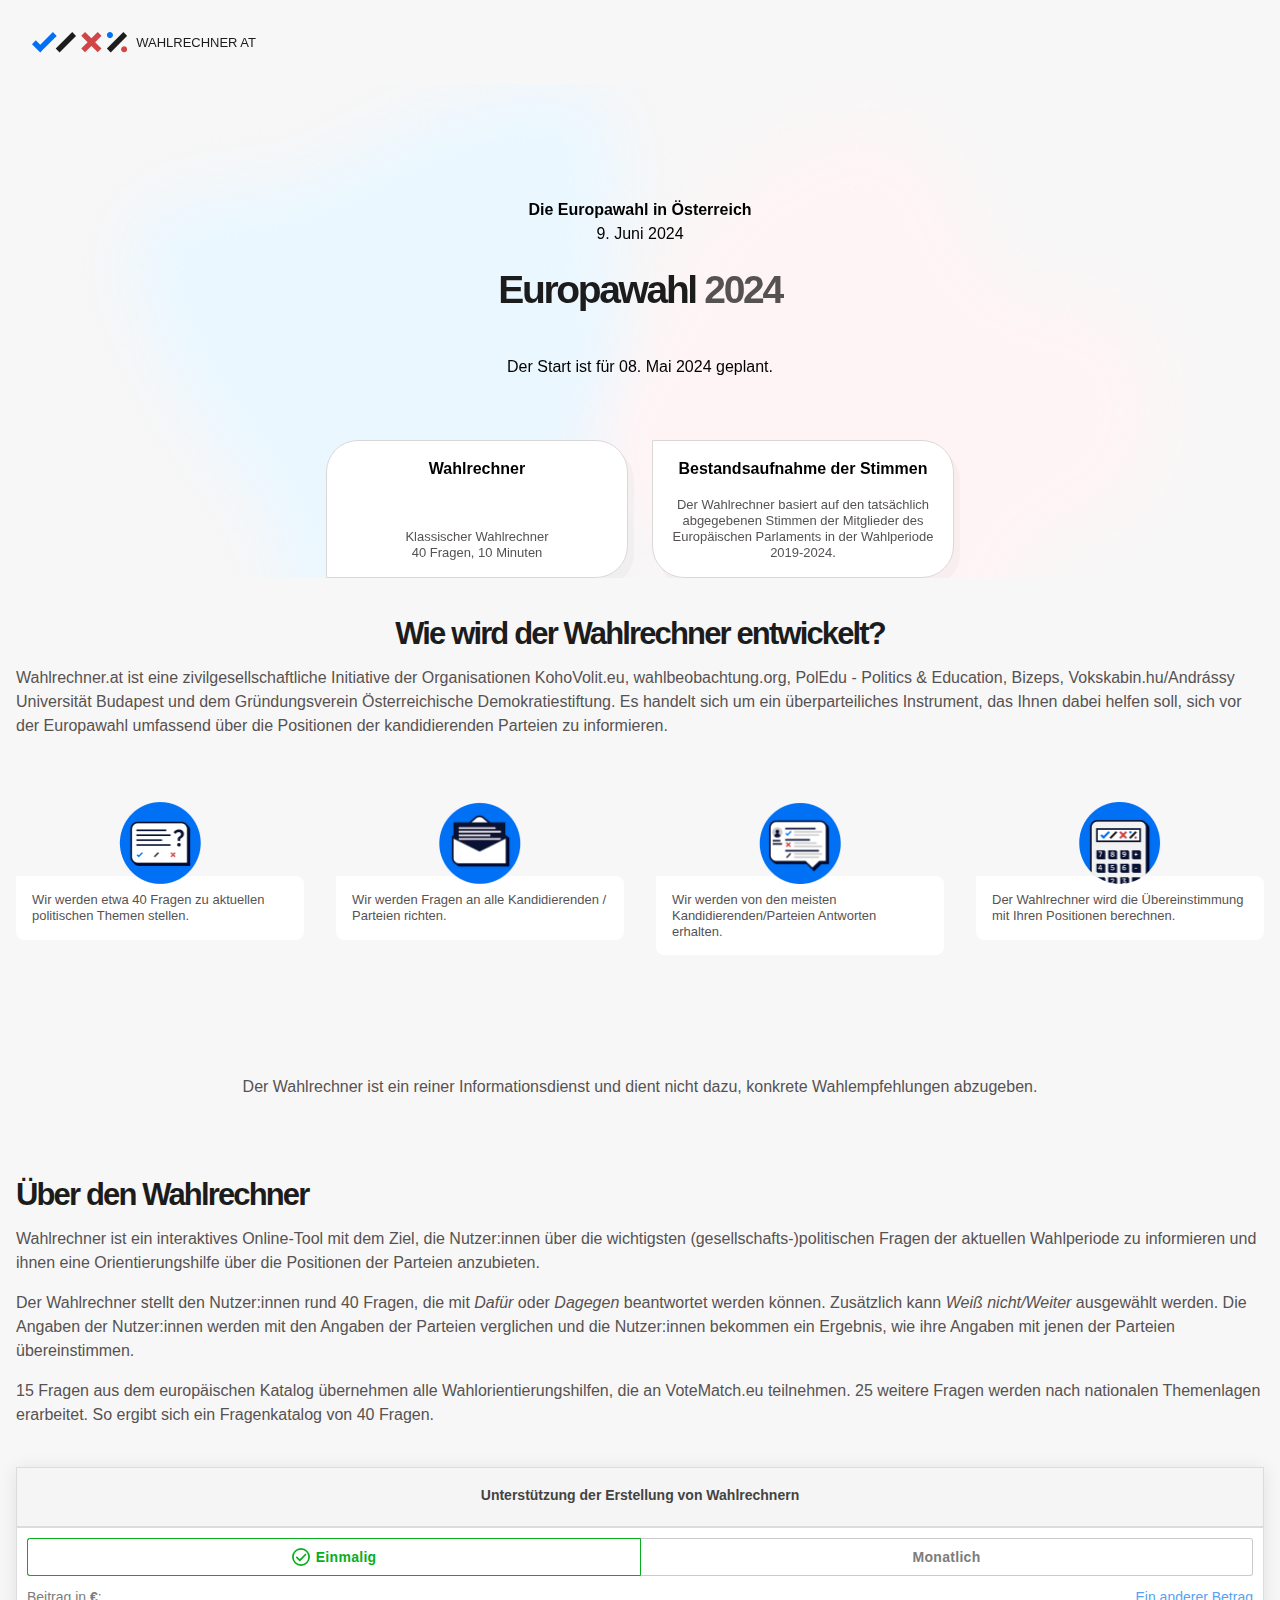
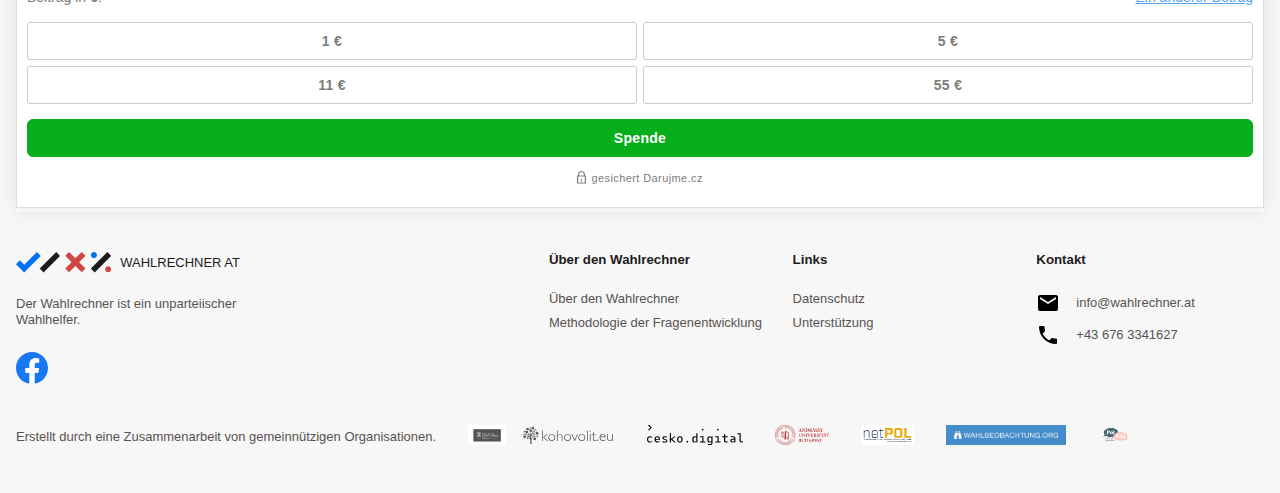
<file: docs/index.html>
<!DOCTYPE html>
<html lang="de" data-scrapbook-source="https://www.wahlrechner.at/" data-scrapbook-create="20240108143919975"
  data-scrapbook-title="Wahlrechner">

<head>
  <meta charset="UTF-8">
  <meta content="text/html; charset=UTF-8" name="Content-Type">
  <meta http-equiv="X-UA-Compatible" content="IE=edge">
  <meta name="viewport" content="width=device-width, initial-scale=1.0">
  <meta property="og:type" content="website">
  <meta property="og:url" content="https://www.wahlrechner.at">
  <meta property="og:title" content="Wahlrechner AT">
  <meta property="og:description"
    content="Wahlrechner für die Europawahl 2024: Welche Partei und welcher Kandidat vertritt Ihre Ansichten?">
  <meta property="og:image" content="https://www.volebnakalkulacka.sk/images/og-image-sk-2023.jpg">
  <meta property="og:image:secure_url" content="https://www.volebnakalkulacka.sk/images/og-image-sk-2023.jpg">
  <meta property="og:image:type " content="image/png">
  <meta property="og:image:width" content="1200">
  <meta property="og:image:height" content="630">
  <meta property="fb:app_id" content="1315479699242225">
  <meta name="twitter:card" content="summary_large_image">
  <meta name="twitter:title" content="Wahlrechner">
  <meta name="twitter:description"
    content="Wahlrechner für die Europawahl 2024: Welche Partei und welcher Kandidat vertritt Ihre Ansichten?">
  <meta name="twitter:image" content="https://www.volebnakalkulacka.sk/images/og-image-sk-2023.jpg">
  <title>Wahlrechner AT</title>


  <link href="css2.css" rel="stylesheet">
  <link rel="apple-touch-icon" sizes="180x180" href="https://www.volebnakalkulacka.sk/icons/apple-touch-icon.png">
  <link rel="icon" type="image/png" sizes="32x32" href="favicon-32x32.png.html">
  <link rel="icon" type="image/png" sizes="16x16" href="favicon-16x16.png.html">
  <link rel="icon" href="favicon.ico" sizes="any">
  <!-- 32×32 -->
  <link rel="apple-touch-icon" href="https://www.volebnakalkulacka.sk/icons/apple-touch-icon.png">
  <!-- 180×180 -->
  <link rel="manifest" href="https://www.volebnakalkulacka.sk/icons/manifest.webmanifest">



  <link rel="stylesheet" href="index-d3c9287b.css">
  <link rel="stylesheet" href="ThemeProvider-a78dd7a2.css">
  <link href="1c12286799d76e463ed2d20b52e33b6f1875a0a2.css" rel="stylesheet" type="text/css">
  <link rel="stylesheet" href="DefaultTheme-5f031d96.css">
</head>

<body
  bis_register="[base64]"
  style="background-color: rgb(248, 247, 247);">
  <div id="app" data-v-app="" bis_skin_checked="1">
    <div data-v-783d5633="" data-v-e1c0e68b="" data-v-62cc48d9=""
      class="theme-provider theme-provider--default-theme embed-provider embed-provider--web-provider"
      bis_skin_checked="1">
      <div data-v-cc1be969="" data-v-7a1f78b6="" data-v-8db2c677="" class="root-layout" bis_skin_checked="1">
        <div data-v-7a1f78b6="" class="sticky-header-layout" bis_skin_checked="1">
          <header data-v-7a1f78b6="" class="header">
            <div data-v-1a77ef41="" data-v-4cd9b7ef="" data-v-8db2c677=""
              class="container container--padding-large-responsive navigation-bar" style="--5ce0e632: transparent;"
              bis_skin_checked="1">
              <div data-v-4cd9b7ef="" class="logo" bis_skin_checked="1">
                <div data-v-e8ad9929="" data-v-4cd9b7ef="" class="embed-wrapper" bis_skin_checked="1">
                  <div data-v-0ee5c061="" data-v-4cd9b7ef=""
                    class="responsive-wrapper responsive-wrapper--extra-small responsive-wrapper--small"
                    bis_skin_checked="1">
                    <div data-v-1319a7c9="" data-v-4cd9b7ef="" class="logo-wrapper" bis_skin_checked="1">
                      <div data-v-1319a7c9="" class="logo logo--small" bis_skin_checked="1"><svg data-v-1319a7c9=""
                          viewBox="0 0 300 65" role="img" xmlns="http://www.w3.org/2000/svg">
                          <path data-v-1319a7c9=""
                            d="M65.9601 0.28401L77.9054 12.248L37.9138 52.3008L25.9684 64.2647L0 38.2562L11.9454 26.2923L25.9684 40.337L65.9601 0.28401Z"
                            fill="rgb(var(--color-primary-fg))"></path>
                          <path data-v-1319a7c9=""
                            d="M126.768 0.283997L74.8308 52.3007L86.7762 64.2647L138.713 12.248L126.768 0.283997Z"
                            fill="rgb(var(--color-neutral-fg-strong))"></path>
                          <path data-v-1319a7c9=""
                            d="M207.144 0.000134698L219.089 11.9641L199.093 31.9906L219.089 52.0171L207.143 63.981L187.148 43.9544L167.152 63.9809L155.207 52.0169L175.202 31.9905L155.207 11.9639L167.152 1.38557e-05L187.148 20.0267L207.144 0.000134698Z"
                            fill="rgb(var(--color-secondary-fg))"></path>
                          <path data-v-1319a7c9=""
                            d="M255.196 9.84723C255.196 15.1288 250.921 19.4104 245.647 19.4104C240.374 19.4104 236.099 15.1288 236.099 9.84723C236.099 4.56561 240.374 0.28401 245.647 0.28401C250.921 0.28401 255.196 4.56561 255.196 9.84723Z"
                            fill="rgb(var(--color-primary-fg))"></path>
                          <path data-v-1319a7c9=""
                            d="M288.036 0.28401L236.099 52.3007L248.044 64.2647L299.981 12.248L288.036 0.28401Z"
                            fill="rgb(var(--color-neutral-fg-strong))"></path>
                          <path data-v-1319a7c9=""
                            d="M300 54.4368C300 59.7184 295.725 64 290.452 64C285.178 64 280.903 59.7184 280.903 54.4368C280.903 49.1552 285.178 44.8736 290.452 44.8736C295.725 44.8736 300 49.1552 300 54.4368Z"
                            fill="rgb(var(--color-secondary-fg))"></path>
                        </svg></div><!---->
                    </div>
                  </div>
                  <div data-v-0ee5c061="" data-v-4cd9b7ef=""
                    class="responsive-wrapper responsive-wrapper--medium responsive-wrapper--large responsive-wrapper--extra-large responsive-wrapper--huge"
                    bis_skin_checked="1">
                    <div data-v-1319a7c9="" data-v-4cd9b7ef="" class="logo-wrapper" bis_skin_checked="1">
                      <div data-v-1319a7c9="" class="logo logo--small" bis_skin_checked="1"><svg data-v-1319a7c9=""
                          viewBox="0 0 300 65" role="img" xmlns="http://www.w3.org/2000/svg">
                          <path data-v-1319a7c9=""
                            d="M65.9601 0.28401L77.9054 12.248L37.9138 52.3008L25.9684 64.2647L0 38.2562L11.9454 26.2923L25.9684 40.337L65.9601 0.28401Z"
                            fill="rgb(var(--color-primary-fg))"></path>
                          <path data-v-1319a7c9=""
                            d="M126.768 0.283997L74.8308 52.3007L86.7762 64.2647L138.713 12.248L126.768 0.283997Z"
                            fill="rgb(var(--color-neutral-fg-strong))"></path>
                          <path data-v-1319a7c9=""
                            d="M207.144 0.000134698L219.089 11.9641L199.093 31.9906L219.089 52.0171L207.143 63.981L187.148 43.9544L167.152 63.9809L155.207 52.0169L175.202 31.9905L155.207 11.9639L167.152 1.38557e-05L187.148 20.0267L207.144 0.000134698Z"
                            fill="rgb(var(--color-secondary-fg))"></path>
                          <path data-v-1319a7c9=""
                            d="M255.196 9.84723C255.196 15.1288 250.921 19.4104 245.647 19.4104C240.374 19.4104 236.099 15.1288 236.099 9.84723C236.099 4.56561 240.374 0.28401 245.647 0.28401C250.921 0.28401 255.196 4.56561 255.196 9.84723Z"
                            fill="rgb(var(--color-primary-fg))"></path>
                          <path data-v-1319a7c9=""
                            d="M288.036 0.28401L236.099 52.3007L248.044 64.2647L299.981 12.248L288.036 0.28401Z"
                            fill="rgb(var(--color-neutral-fg-strong))"></path>
                          <path data-v-1319a7c9=""
                            d="M300 54.4368C300 59.7184 295.725 64 290.452 64C285.178 64 280.903 59.7184 280.903 54.4368C280.903 49.1552 285.178 44.8736 290.452 44.8736C295.725 44.8736 300 49.1552 300 54.4368Z"
                            fill="rgb(var(--color-secondary-fg))"></path>
                        </svg></div>
                      <div data-v-1319a7c9="" class="logo--text logo--text-small" bis_skin_checked="1"> Wahlrechner AT </div>
                    </div>
                  </div>
                </div><!---->
              </div>
              <div data-v-0ee5c061="" data-v-4cd9b7ef="" class="responsive-wrapper responsive-wrapper--extra-small"
                bis_skin_checked="1">
                <div data-v-4cd9b7ef="" class="title" bis_skin_checked="1">
                  <p data-v-1cb44668="" data-v-4cd9b7ef="" class="extra-small"
                    style="--2e1ec385: rgb(var(--color-neutral-fg));"></p>
                </div>
              </div>
              <div data-v-0ee5c061="" data-v-4cd9b7ef="" class="responsive-wrapper responsive-wrapper--small"
                bis_skin_checked="1">
                <div data-v-4cd9b7ef="" class="title title--centered" bis_skin_checked="1">
                  <p data-v-1cb44668="" data-v-4cd9b7ef="" class="small"
                    style="--2e1ec385: rgb(var(--color-neutral-fg));"></p>
                </div>
              </div>
              <div data-v-0ee5c061="" data-v-4cd9b7ef=""
                class="responsive-wrapper responsive-wrapper--medium responsive-wrapper--large responsive-wrapper--extra-large responsive-wrapper--huge"
                bis_skin_checked="1">
                <div data-v-4cd9b7ef="" class="title" bis_skin_checked="1">
                  <p data-v-1cb44668="" data-v-4cd9b7ef="" class="small"
                    style="--2e1ec385: rgb(var(--color-neutral-fg));"></p>
                </div>
              </div>
              <div data-v-4a4dfae3="" data-v-4cd9b7ef=""
                class="stack stack--horizontal stack--spacing-medium-responsive right" bis_skin_checked="1"><!---->
                <div data-v-4a4dfae3="" data-v-4cd9b7ef=""
                  class="stack stack--horizontal stack--spacing-medium stack--centered right" bis_skin_checked="1">
                </div>
              </div>
            </div>
          </header><!---->
          <main data-v-7a1f78b6="" class="main">
            <div data-v-8db2c677="" class="prezident-hero" bis_skin_checked="1"><img data-v-acaa148a=""
                data-v-8db2c677="" src="blue-blob-acccc246.svg" class="blob blob1" alt="blue background blob"><img
                data-v-acaa148a="" data-v-8db2c677="" src="red-blob-02287ac4.svg" class="blob blob2"
                alt="red background blob">
              <div data-v-4a4dfae3="" data-v-8db2c677=""
                class="stack stack--vertical stack--spacing-medium stack--centered calc-main" bis_skin_checked="1">
                <h1 data-v-1cb44668="" data-v-8db2c677="" class="medium" style="--2e1ec385: fg-strong;"><b
                    data-v-8db2c677="">Die Europawahl in Österreich</b><br data-v-8db2c677=""> 9.
                  Juni 2024 <br data-v-8db2c677=""></h1>
                <p data-v-ca179d45="" data-v-8db2c677="" class="small"
                  style="--324a151d: rgb(var(--color-neutral-fg-strong));"> Europawahl <span data-v-8db2c677=""
                    style="color: rgb(var(--color-neutral-fg));"> 2024 </span></p>
                </p>
                  <p data-v-1cb44668="" data-v-8db2c677="" class="">
                  Der Start ist für 08. Mai 2024 geplant.
                </p>
                <p data-v-1cb44668="" data-v-8db2c677="" class=""
                  style="--2e1ec385: rgb(var(--color-neutral-fg));"> 
                  
                
                  <!-- <button
                  data-v-f18c83c5="" data-v-8db2c677=""
                  class="button button--filled button--medium button--primary">
                  <span data-v-4f4bcc77=""
                    data-v-f18c83c5="" class="medium text" style="--39a4b9e6: currentColor;"> Spustiť kalkulačku
                  </span><span data-v-f18c83c5="" class="icon icon--after">
                    <div data-v-a3e5008d="" data-v-8db2c677="" class="icon icon--medium" bis_skin_checked="1"><svg
                        data-v-a3e5008d="" xmlns="http://www.w3.org/2000/svg" role="img" aria-hidden="true"
                        viewBox="0 0 24 24">
                        <path data-v-a3e5008d=""
                          d="M4,11V13H16L10.5,18.5L11.92,19.92L19.84,12L11.92,4.08L10.5,5.5L16,11H4Z"
                          fill="currentColor"></path>
                      </svg></div>
                  </span></button> -->
              </div>
              <div data-v-8db2c677="" class="other-calcs" bis_skin_checked="1">
                <div data-v-e0b607a7="" data-v-8db2c677=""
                  class="card card--corner-bottom-left card--border card--border-normal card--shadow other-calc-card calc-youth"
                  style="background-color: rgb(var(--color-neutral-bg-container)); --34038962: var(--responsive-radius-large); --4c4a36f6: var(--responsive-border-thin); --df18ddb6: calc(var(--responsive-gap-large) - var(--responsive-border-thin)); --ef6df3da: calc(var(--responsive-gap-large) - var(--responsive-border-thin));"
                  bis_skin_checked="1">
                  <div data-v-4a4dfae3="" data-v-8db2c677=""
                    class="stack stack--vertical stack--spacing-small stack--centered stack--space-between"
                    bis_skin_checked="1">
                    <h2 data-v-1cb44668="" data-v-8db2c677="" class="medium" style="--2e1ec385: fg-strong;"><strong
                        data-v-8db2c677="">Wahlrechner</strong></h2>
                    <p data-v-1cb44668="" data-v-8db2c677="" class="small"
                      style="--2e1ec385: rgb(var(--color-neutral-fg));"> Klassischer Wahlrechner<br
                        data-v-8db2c677=""> 40 Fragen, 10 Minuten </p>
                        <!-- <button data-v-f18c83c5="" data-v-8db2c677=""
                      class="button button--outlined button--medium button--primary"><span data-v-4f4bcc77=""
                        data-v-f18c83c5="" class="medium text" style="--39a4b9e6: currentColor;"> Spustiť kalkulačku
                      </span><span data-v-f18c83c5="" class="icon icon--after">
                        <div data-v-a3e5008d="" data-v-8db2c677="" class="icon icon--medium" bis_skin_checked="1"><svg
                            data-v-a3e5008d="" xmlns="http://www.w3.org/2000/svg" role="img" aria-hidden="true"
                            viewBox="0 0 24 24">
                            <path data-v-a3e5008d=""
                              d="M4,11V13H16L10.5,18.5L11.92,19.92L19.84,12L11.92,4.08L10.5,5.5L16,11H4Z"
                              fill="currentColor"></path>
                          </svg></div>
                      </span></button> -->
                  </div>
                </div>
                <div data-v-e0b607a7="" data-v-8db2c677=""
                  class="card card--corner-top-left card--border card--border-normal card--shadow other-calc-card calc-youth"
                  style="background-color: rgb(var(--color-neutral-bg-container)); --34038962: var(--responsive-radius-large); --4c4a36f6: var(--responsive-border-thin); --df18ddb6: calc(var(--responsive-gap-large) - var(--responsive-border-thin)); --ef6df3da: calc(var(--responsive-gap-large) - var(--responsive-border-thin));"
                  bis_skin_checked="1">
                  <div data-v-4a4dfae3="" data-v-8db2c677=""
                    class="stack stack--vertical stack--spacing-small stack--centered stack--space-between"
                    bis_skin_checked="1">
                    <h2 data-v-1cb44668="" data-v-8db2c677="" class="medium" style="--2e1ec385: fg-strong;"><strong
                        data-v-8db2c677="">Bestandsaufnahme der Stimmen</strong></h2>
                    <p data-v-1cb44668="" data-v-8db2c677="" class="small"
                      style="--2e1ec385: rgb(var(--color-neutral-fg));"> Der Wahlrechner basiert auf den tatsächlich abgegebenen Stimmen der Mitglieder des Europäischen Parlaments in der Wahlperiode 2019-2024. </p>
                      <!-- <a
                      data-v-f18c83c5="" data-v-8db2c677=""
                      class="button button--outlined button--medium button--primary"><span data-v-4f4bcc77=""
                        data-v-f18c83c5="" class="medium text" style="--39a4b9e6: currentColor;"> Spustiť inventúru
                        hlasovaní </span><span data-v-f18c83c5="" class="icon icon--after">
                        <div data-v-a3e5008d="" data-v-8db2c677="" class="icon icon--medium" bis_skin_checked="1"><svg
                            data-v-a3e5008d="" xmlns="http://www.w3.org/2000/svg" role="img" aria-hidden="true"
                            viewBox="0 0 24 24">
                            <path data-v-a3e5008d=""
                              d="M4,11V13H16L10.5,18.5L11.92,19.92L19.84,12L11.92,4.08L10.5,5.5L16,11H4Z"
                              fill="currentColor"></path>
                          </svg></div>
                      </span></a> -->
                  </div>
                </div>
              </div>
            </div>
            <!-- <section data-v-8db2c677="" class="subscribe">
              <div data-v-4a4dfae3="" data-v-8db2c677=""
                class="stack stack--vertical stack--spacing-small stack--centered" bis_skin_checked="1">
                <h2 data-v-eb34e38b="" data-v-8db2c677="" class="large"
                  style="--1dfb5817: rgb(var(--color-neutral-fg-strong));"> Chcete vedieť o nových kalkulačkách? </h2>
                <p data-v-1cb44668="" data-v-8db2c677="" class="small centered"
                  style="--2e1ec385: rgb(var(--color-neutral-fg));"> Zanechajte nám váš e-mail a dáme vám vedieť vždy,
                  keď spustíme novú kalkulačku. </p>
                <form data-v-8db2c677="">
                  <div data-v-4a4dfae3="" data-v-8db2c677=""
                    class="stack stack--horizontal stack--spacing-small stack--stretched stack--wrap"
                    style="justify-content: center;" bis_skin_checked="1"><label data-v-8721b92e="" data-v-8db2c677=""
                      class="input-wrapper has-icon" required="" type="email" value="">
                      <p data-v-1cb44668="" data-v-8721b92e="" class="small label"
                        style="--2e1ec385: rgb(var(--color-neutral-fg));"><span data-v-8721b92e=""></span></p>
                      <div data-v-a3e5008d="" data-v-8721b92e="" class="icon icon--medium input-icon"
                        bis_skin_checked="1"><svg data-v-a3e5008d="" xmlns="http://www.w3.org/2000/svg" role="img"
                          aria-hidden="true" viewBox="0 0 24 24">
                          <path data-v-a3e5008d=""
                            d="M22 6C22 4.9 21.1 4 20 4H4C2.9 4 2 4.9 2 6V18C2 19.1 2.9 20 4 20H20C21.1 20 22 19.1 22 18V6M20 6L12 11L4 6H20M20 18H4V8L12 13L20 8V18Z"
                            fill="currentColor"></path>
                        </svg></div><input data-v-8721b92e="" placeholder="E-mail" value="">
                    </label><button data-v-f18c83c5="" data-v-8db2c677=""
                      class="button button--outlined button--medium button--primary"><span data-v-4f4bcc77=""
                        data-v-f18c83c5="" class="medium text" style="--39a4b9e6: currentColor;"> Odeslat
                      </span></button></div>
                </form>
                <p data-v-1cb44668="" data-v-8db2c677="" class="small"
                  style="--2e1ec385: rgb(var(--color-neutral-fg));">Odoslaním súhlasíte so zasielaním noviniek o
                  volebnej kalkulačke.</p>
              </div>
            </section> -->
            <div data-v-fb3f1876="" data-v-8db2c677="" class="content content--large" bis_skin_checked="1">
              <div data-v-4a4dfae3="" data-v-8db2c677=""
                class="stack stack--vertical stack--spacing-small stack--centered section" bis_skin_checked="1">
                <h2 data-v-eb34e38b="" data-v-8db2c677="" class="large"
                  style="--1dfb5817: rgb(var(--color-neutral-fg-strong));">Wie wird der Wahlrechner entwickelt?</h2>
                <p data-v-1cb44668="" data-v-8db2c677="" class="medium"
                  style="--2e1ec385: rgb(var(--color-neutral-fg));">Wahlrechner.at ist eine zivilgesellschaftliche Initiative der Organisationen KohoVolit.eu, wahlbeobachtung.org, PolEdu - Politics & Education, Bizeps, Vokskabin.hu/Andrássy Universität Budapest und dem Gründungsverein Österreichische Demokratiestiftung. Es handelt sich um ein überparteiliches Instrument, das Ihnen dabei helfen soll, sich vor der Europawahl umfassend über die Positionen der kandidierenden Parteien zu informieren.</p>
                <div data-v-8db2c677="" class="info-bubbles-grid section" bis_skin_checked="1">
                  <div data-v-6616e7e9="" data-v-8db2c677="" class="test" bis_skin_checked="1"><img data-v-6616e7e9=""
                      class="image" src="info-1.png">
                    <div data-v-e0b607a7="" data-v-6616e7e9="" class="card card--corner-top-left"
                      style="background-color: rgb(var(--color-neutral-bg-container)); --34038962: var(--responsive-radius-small); --4c4a36f6: 0; --df18ddb6: calc(var(--responsive-gap-medium)); --ef6df3da: calc(var(--responsive-gap-medium));"
                      bis_skin_checked="1">
                      <p data-v-1cb44668="" data-v-8db2c677="" class="small"
                        style="--2e1ec385: rgb(var(--color-neutral-fg));">Wir werden etwa 40 Fragen zu aktuellen politischen Themen stellen.
                      </p>
                    </div>
                  </div>
                  <div data-v-6616e7e9="" data-v-8db2c677="" class="test" bis_skin_checked="1"><img data-v-6616e7e9=""
                      class="image" src="info-2.png">
                    <div data-v-e0b607a7="" data-v-6616e7e9="" class="card card--corner-top-left"
                      style="background-color: rgb(var(--color-neutral-bg-container)); --34038962: var(--responsive-radius-small); --4c4a36f6: 0; --df18ddb6: calc(var(--responsive-gap-medium)); --ef6df3da: calc(var(--responsive-gap-medium));"
                      bis_skin_checked="1">
                      <p data-v-1cb44668="" data-v-8db2c677="" class="small"
                        style="--2e1ec385: rgb(var(--color-neutral-fg));">Wir werden Fragen an alle Kandidierenden / Parteien richten.
                      </p>
                    </div>
                  </div>
                  <div data-v-6616e7e9="" data-v-8db2c677="" class="test" bis_skin_checked="1"><img data-v-6616e7e9=""
                      class="image" src="info-3.png">
                    <div data-v-e0b607a7="" data-v-6616e7e9="" class="card card--corner-top-left"
                      style="background-color: rgb(var(--color-neutral-bg-container)); --34038962: var(--responsive-radius-small); --4c4a36f6: 0; --df18ddb6: calc(var(--responsive-gap-medium)); --ef6df3da: calc(var(--responsive-gap-medium));"
                      bis_skin_checked="1">
                      <p data-v-1cb44668="" data-v-8db2c677="" class="small"
                        style="--2e1ec385: rgb(var(--color-neutral-fg));">Wir werden von den meisten Kandidierenden/Parteien Antworten erhalten.
                      </p>
                    </div>
                  </div>
                  <div data-v-6616e7e9="" data-v-8db2c677="" class="test" bis_skin_checked="1"><img data-v-6616e7e9=""
                      class="image" src="info-4.png">
                    <div data-v-e0b607a7="" data-v-6616e7e9="" class="card card--corner-top-left"
                      style="background-color: rgb(var(--color-neutral-bg-container)); --34038962: var(--responsive-radius-small); --4c4a36f6: 0; --df18ddb6: calc(var(--responsive-gap-medium)); --ef6df3da: calc(var(--responsive-gap-medium));"
                      bis_skin_checked="1">
                      <p data-v-1cb44668="" data-v-8db2c677="" class="small"
                        style="--2e1ec385: rgb(var(--color-neutral-fg));">Der Wahlrechner wird die Übereinstimmung mit Ihren Positionen berechnen.
                      </p>
                    </div>
                  </div>
                </div>
              </div>
              <div data-v-4a4dfae3="" data-v-8db2c677=""
                class="stack stack--vertical stack--spacing-large stack--centered section" bis_skin_checked="1">
                <p data-v-1cb44668="" data-v-8db2c677="" class="medium"
                  style="--2e1ec385: rgb(var(--color-neutral-fg));">Der Wahlrechner ist ein reiner Informationsdienst und dient nicht dazu, konkrete Wahlempfehlungen abzugeben.</p>
                  <!-- <button data-v-f18c83c5=""
                  data-v-8db2c677="" class="button button--link button--medium button--neutral"><span
                    data-v-4f4bcc77="" data-v-f18c83c5="" class="medium text" style="--39a4b9e6: currentColor;">
                    <div data-v-8db2c677="" class="button-content" bis_skin_checked="1"> Zistiť viac<div
                        data-v-a3e5008d="" data-v-8db2c677="" class="icon icon--medium" bis_skin_checked="1"><svg
                          data-v-a3e5008d="" xmlns="http://www.w3.org/2000/svg" role="img" aria-hidden="true"
                          viewBox="0 0 24 24">
                          <path data-v-a3e5008d=""
                            d="M4,11V13H16L10.5,18.5L11.92,19.92L19.84,12L11.92,4.08L10.5,5.5L16,11H4Z"
                            fill="currentColor"></path>
                        </svg></div>
                    </div>
                  </span></button> -->
              </div>
              <div data-v-893eb70d="" data-v-8db2c677="" class="section-donation" bis_skin_checked="1">
                <div data-v-4a4dfae3="" data-v-893eb70d="" class="stack stack--vertical stack--spacing-small"
                  bis_skin_checked="1">
                  <h2 data-v-eb34e38b="" data-v-893eb70d="" class="large"
                    style="--1dfb5817: rgb(var(--color-neutral-fg-strong));">Über den Wahlrechner</h2>
                  <p data-v-1cb44668="" data-v-893eb70d="" class="medium"
                    style="--2e1ec385: rgb(var(--color-neutral-fg));">Wahlrechner ist ein interaktives Online-Tool mit dem Ziel, die Nutzer:innen über die wichtigsten (gesellschafts-)politischen Fragen der aktuellen Wahlperiode zu informieren und ihnen eine Orientierungshilfe über die Positionen der Parteien anzubieten.</p>
                  <p data-v-1cb44668="" data-v-893eb70d="" class="medium"
                    style="--2e1ec385: rgb(var(--color-neutral-fg));">
                    Der Wahlrechner stellt den Nutzer:innen rund 40 Fragen, die mit <i>Dafür</i> oder <i>Dagegen</i> beantwortet werden können. Zusätzlich kann <i>Weiß nicht/Weiter</i> ausgewählt werden. Die Angaben der Nutzer:innen werden mit den Angaben der Parteien verglichen und die Nutzer:innen bekommen ein Ergebnis, wie ihre Angaben mit jenen der Parteien übereinstimmen. </p>
                  <p data-v-1cb44668="" data-v-893eb70d="" class="medium"
                    style="--2e1ec385: rgb(var(--color-neutral-fg));">
                    15 Fragen aus dem europäischen Katalog übernehmen alle Wahlorientierungshilfen, die an VoteMatch.eu teilnehmen. 25 weitere Fragen werden nach nationalen Themenlagen erarbeitet. So ergibt sich ein Fragenkatalog von 40 Fragen. 
                  </p>
                 
                </div>
                
              </div>
              <div data-v-893eb70d="" class="donation" data-darujme-widget-token="ump6u9fi5cl6vcqc"
                  bis_skin_checked="1"><iframe width="100%" height="341" src="index_1.html" scrolling="no"
                    name="widget-ump6u9fi5cl6vcqc"
                    style="width: 100%; max-width: 100%; overflow: hidden; border: 1px solid rgb(220, 220, 220); box-shadow: rgba(0, 0, 0, 0.09) 0px 2px 18px 0px; height: 341px;"
                    bis_size="{&quot;x&quot;:1086,&quot;y&quot;:1496,&quot;w&quot;:300,&quot;h&quot;:425,&quot;abs_x&quot;:1086,&quot;abs_y&quot;:1496}"></iframe>
                </div>
            </div>
            <div data-v-10a39002="" data-v-8db2c677="" class="footer-wrapper section" bis_skin_checked="1">
              <div data-v-10a39002="" class="content" bis_skin_checked="1">
                <div data-v-10a39002="" class="grid-wrapper" bis_skin_checked="1">
                  <div data-v-10a39002="" class="data-1" bis_skin_checked="1">
                    <div data-v-1319a7c9="" data-v-10a39002="" class="logo-wrapper" bis_skin_checked="1">
                      <div data-v-1319a7c9="" class="logo logo--small" bis_skin_checked="1"><svg data-v-1319a7c9=""
                          viewBox="0 0 300 65" role="img" xmlns="http://www.w3.org/2000/svg">
                          <path data-v-1319a7c9=""
                            d="M65.9601 0.28401L77.9054 12.248L37.9138 52.3008L25.9684 64.2647L0 38.2562L11.9454 26.2923L25.9684 40.337L65.9601 0.28401Z"
                            fill="rgb(var(--color-primary-fg))"></path>
                          <path data-v-1319a7c9=""
                            d="M126.768 0.283997L74.8308 52.3007L86.7762 64.2647L138.713 12.248L126.768 0.283997Z"
                            fill="rgb(var(--color-neutral-fg-strong))"></path>
                          <path data-v-1319a7c9=""
                            d="M207.144 0.000134698L219.089 11.9641L199.093 31.9906L219.089 52.0171L207.143 63.981L187.148 43.9544L167.152 63.9809L155.207 52.0169L175.202 31.9905L155.207 11.9639L167.152 1.38557e-05L187.148 20.0267L207.144 0.000134698Z"
                            fill="rgb(var(--color-secondary-fg))"></path>
                          <path data-v-1319a7c9=""
                            d="M255.196 9.84723C255.196 15.1288 250.921 19.4104 245.647 19.4104C240.374 19.4104 236.099 15.1288 236.099 9.84723C236.099 4.56561 240.374 0.28401 245.647 0.28401C250.921 0.28401 255.196 4.56561 255.196 9.84723Z"
                            fill="rgb(var(--color-primary-fg))"></path>
                          <path data-v-1319a7c9=""
                            d="M288.036 0.28401L236.099 52.3007L248.044 64.2647L299.981 12.248L288.036 0.28401Z"
                            fill="rgb(var(--color-neutral-fg-strong))"></path>
                          <path data-v-1319a7c9=""
                            d="M300 54.4368C300 59.7184 295.725 64 290.452 64C285.178 64 280.903 59.7184 280.903 54.4368C280.903 49.1552 285.178 44.8736 290.452 44.8736C295.725 44.8736 300 49.1552 300 54.4368Z"
                            fill="rgb(var(--color-secondary-fg))"></path>
                        </svg></div>
                      <div data-v-1319a7c9="" class="logo--text logo--text-small" bis_skin_checked="1"> Wahlrechner AT </div>
                    </div>
                    <p data-v-1cb44668="" data-v-10a39002="" class="small"
                      style="--2e1ec385: rgb(var(--color-neutral-fg));">Der Wahlrechner ist ein unparteiischer Wahlhelfer.</p><a data-v-10a39002="" href="https://www.facebook.com/KohoVolit.eu"><img
                        data-v-10a39002="" src="fb.svg"></a>
                  </div>
                  <div data-v-10a39002="" class="data-3" bis_skin_checked="1">
                    <div data-v-4a4dfae3="" data-v-10a39002="" class="stack stack--vertical stack--spacing-medium"
                      bis_skin_checked="1">
                      <h5 data-v-eb34e38b="" data-v-10a39002="" class="small"
                        style="--1dfb5817: rgb(var(--color-neutral-fg-strong));">Über den Wahlrechner</h5>
                      <div data-v-4a4dfae3="" data-v-10a39002=""
                        class="stack stack--vertical stack--spacing-extra-small" bis_skin_checked="1"><a
                          data-v-10a39002="" href="https://docs.google.com/document/d/e/2PACX-1vTCmyBdICFnw12dE55cMp7SPJT5lMthnlxu66UlNPKPW7LvhsvnqxJcfHoRYkNlqhOoYKINjRgSsInL/pub" class="">
                          <p data-v-1cb44668="" data-v-10a39002="" class="small"
                            style="--2e1ec385: rgb(var(--color-neutral-fg));">Über den Wahlrechner</p>
                        </a><a data-v-10a39002="" href="https://docs.google.com/document/d/e/2PACX-1vSQvseRSVMeES_AEiGkg6Rqj0YZ-Sw5v92iT2UWm0s4JbLijTAHcXPYbb6ioTnbNgsOF-qX302tPk55/pub"
                          class="">
                          <p data-v-1cb44668="" data-v-10a39002="" class="small"
                            style="--2e1ec385: rgb(var(--color-neutral-fg));">Methodologie der Fragenentwicklung</p>
                        </a></div>
                    </div>
                  </div>
                  <div data-v-10a39002="" class="data-4" bis_skin_checked="1">
                    <div data-v-4a4dfae3="" data-v-10a39002="" class="stack stack--vertical stack--spacing-medium"
                      bis_skin_checked="1">
                      <h5 data-v-eb34e38b="" data-v-10a39002="" class="small"
                        style="--1dfb5817: rgb(var(--color-neutral-fg-strong));">Links</h5>
                      <div data-v-4a4dfae3="" data-v-10a39002=""
                        class="stack stack--vertical stack--spacing-extra-small" bis_skin_checked="1"><a
                          data-v-10a39002="" href="https://docs.google.com/document/d/e/2PACX-1vTOxcvGPZkw96gBxhXd41owO_RA3ZjNSBFezpL5IIWGw1Ifz8VymJrPEbUBxFnmEJiBuOpGdIvO7wwI/pub" class="">
                          <p data-v-1cb44668="" data-v-10a39002="" class="small"
                            style="--2e1ec385: rgb(var(--color-neutral-fg));">Datenschutz</p>
                        </a><a data-v-10a39002="" href="https://www.darujme.cz/darovat/1202684">
                          <p data-v-1cb44668="" data-v-10a39002="" class="small"
                            style="--2e1ec385: rgb(var(--color-neutral-fg));">Unterstützung</p>
                        </a></div>
                    </div>
                  </div>
                  <div data-v-10a39002="" class="data-5" bis_skin_checked="1">
                    <div data-v-4a4dfae3="" data-v-10a39002="" class="stack stack--vertical stack--spacing-medium"
                      bis_skin_checked="1">
                      <h5 data-v-eb34e38b="" data-v-10a39002="" class="small"
                        style="--1dfb5817: rgb(var(--color-neutral-fg-strong));">Kontakt</h5>
                      <div data-v-4a4dfae3="" data-v-10a39002=""
                        class="stack stack--vertical stack--spacing-extra-small" bis_skin_checked="1">
                        <div data-v-4a4dfae3="" data-v-10a39002=""
                          class="stack stack--horizontal stack--spacing-small stack--centered" bis_skin_checked="1">
                          <div data-v-a3e5008d="" data-v-10a39002="" class="icon icon--medium" bis_skin_checked="1"><svg
                              data-v-a3e5008d="" xmlns="http://www.w3.org/2000/svg" role="img" aria-hidden="true"
                              viewBox="0 0 24 24"><!---->
                              <path data-v-a3e5008d=""
                                d="M20,8L12,13L4,8V6L12,11L20,6M20,4H4C2.89,4 2,4.89 2,6V18A2,2 0 0,0 4,20H20A2,2 0 0,0 22,18V6C22,4.89 21.1,4 20,4Z"
                                fill="currentColor"></path>
                            </svg></div>
                          <p data-v-1cb44668="" data-v-10a39002="" class="small"
                            style="--2e1ec385: rgb(var(--color-neutral-fg));">info@wahlrechner.at</p>
                        </div>
                        <div data-v-4a4dfae3="" data-v-10a39002=""
                          class="stack stack--horizontal stack--spacing-small stack--centered" bis_skin_checked="1">
                          <div data-v-a3e5008d="" data-v-10a39002="" class="icon icon--medium" bis_skin_checked="1"><svg
                              data-v-a3e5008d="" xmlns="http://www.w3.org/2000/svg" role="img" aria-hidden="true"
                              viewBox="0 0 24 24"><!---->
                              <path data-v-a3e5008d=""
                                d="M6.62,10.79C8.06,13.62 10.38,15.94 13.21,17.38L15.41,15.18C15.69,14.9 16.08,14.82 16.43,14.93C17.55,15.3 18.75,15.5 20,15.5A1,1 0 0,1 21,16.5V20A1,1 0 0,1 20,21A17,17 0 0,1 3,4A1,1 0 0,1 4,3H7.5A1,1 0 0,1 8.5,4C8.5,5.25 8.7,6.45 9.07,7.57C9.18,7.92 9.1,8.31 8.82,8.59L6.62,10.79Z"
                                fill="currentColor"></path>
                            </svg></div>
                          <p data-v-1cb44668="" data-v-10a39002="" class="small"
                            style="--2e1ec385: rgb(var(--color-neutral-fg));">+43 676 3341627</p>
                        </div>
                      </div>
                    </div>
                  </div>
                </div>
                <div data-v-10a39002="" class="logo" bis_skin_checked="1">
                  <p data-v-1cb44668="" data-v-10a39002="" class="small"
                    style="--2e1ec385: rgb(var(--color-neutral-fg));">Erstellt durch eine Zusammenarbeit von gemeinnützigen Organisationen.</p>
                  <p data-v-1cb44668="" data-v-10a39002="" class="small"
                    style="--2e1ec385: rgb(var(--color-neutral-fg));"></p><a data-v-10a39002=""
                    href="https://demokratiestiftung.at/"><img data-v-10a39002="" class="cd-logo" src="logo-od.png"></a>
                  <a data-v-10a39002="" href="https://kohovolit.eu/"><img data-v-10a39002=""
                      src="logo-kohovolit.svg"></a>
                  <p data-v-1cb44668="" data-v-10a39002="" class="small"
                    style="--2e1ec385: rgb(var(--color-neutral-fg));"></p><a data-v-10a39002=""
                    href="https://cesko.digital/"><img data-v-10a39002="" class="cd-logo" src="logo-cd.svg"></a>
                  <p data-v-1cb44668="" data-v-10a39002="" class="small"
                    style="--2e1ec385: rgb(var(--color-neutral-fg));"></p><a data-v-10a39002=""
                    href="https://www.andrassyuni.eu/"><img data-v-10a39002="" class="cd-logo" src="logo-andrassy.png"></a>
                  <p data-v-1cb44668="" data-v-10a39002="" class="small"
                    style="--2e1ec385: rgb(var(--color-neutral-fg));"></p><a data-v-10a39002=""
                    href="https://www.donau-uni.ac.at/de/universitaet/fakultaeten/wirtschaft-globalisierung/forschung/research-lab-democracy-and-society-in-transition/demokratie-politische-kommunikation-und-politische-bildung/netpol.html"><img data-v-10a39002="" class="cd-logo" src="logo-netpol.png"></a>
                  <p data-v-1cb44668="" data-v-10a39002="" class="small"
                    style="--2e1ec385: rgb(var(--color-neutral-fg));"></p><a data-v-10a39002=""
                    href="https://wahlbeobachtung.org/"><img data-v-10a39002="" class="cd-logo" src="logo-wb.jpg"></a>
                  <p data-v-1cb44668="" data-v-10a39002="" class="small"
                    style="--2e1ec385: rgb(var(--color-neutral-fg));"></p><a data-v-10a39002=""
                    href="https://poledu.at/"><img data-v-10a39002="" class="cd-logo" src="logo-poledu.svg"></a>
                  <!-- <p data-v-1cb44668="" data-v-10a39002="" class="small"
                    style="--2e1ec385: rgb(var(--color-neutral-fg));"></p><a data-v-10a39002=""
                    href="https://memo98.sk/"><img data-v-10a39002="" class="memo-logo" src="logo-memo.png"></a> -->
                </div>
              </div>
            </div>
          </main>
        </div>
      </div>
    </div>
  </div>



</body>

</html>
</file>
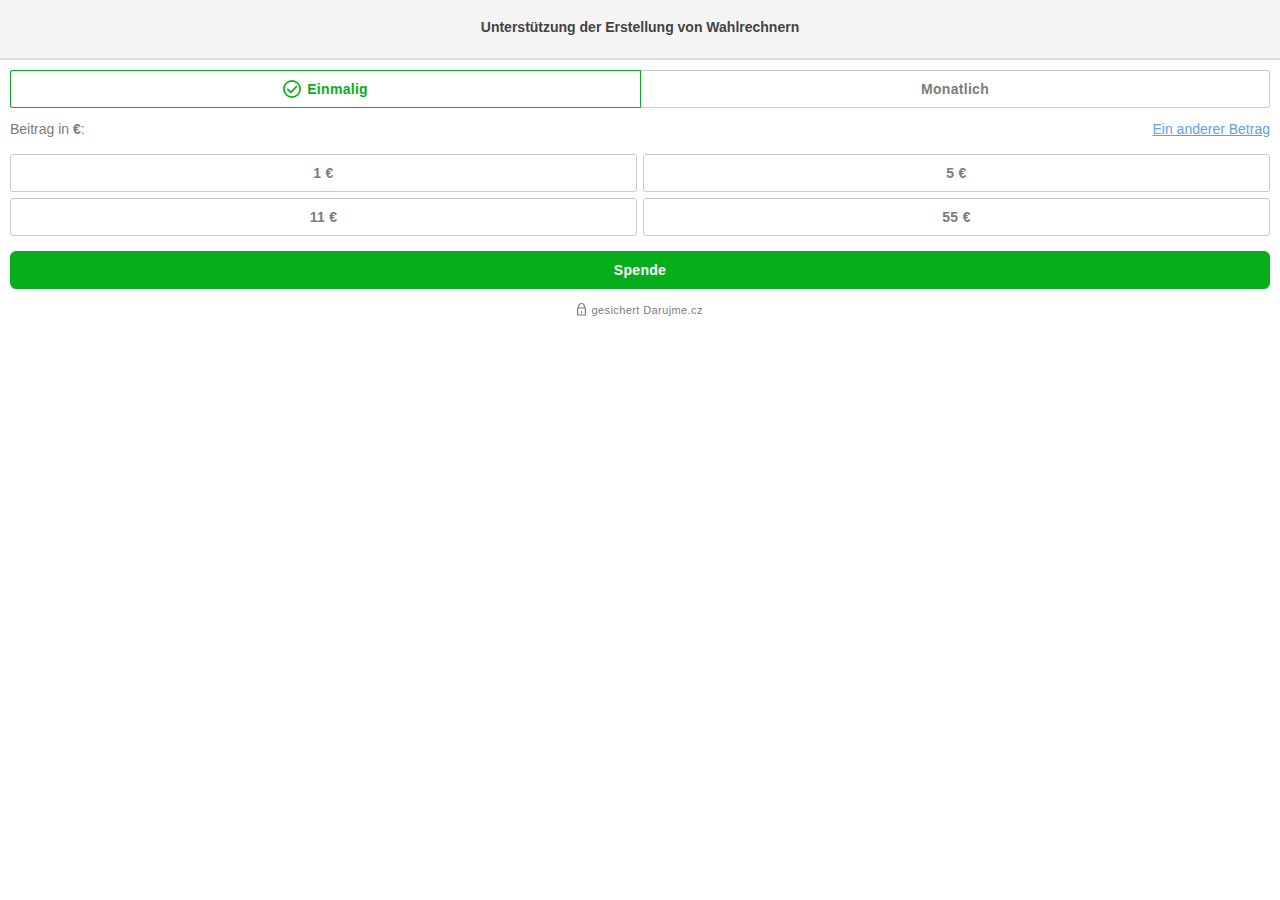
<file: docs/index_1.html>
<!DOCTYPE html><html lang="cs" data-scrapbook-source="https://www.darujme.cz/widget?token=ump6u9fi5cl6vcqc"><head>
    <meta charset="UTF-8">
    <meta name="viewport" content="width=device-width">
    <title>Widget</title>

        <style type="text/css">
        /* Styles from your beloved manGoweb (http://mangoweb.cz) */ html, body, div, span, applet, object, iframe, h1, h2, h3, h4, h5, h6, p, blockquote, pre, a, abbr, acronym, address, big, cite, code, del, dfn, em, img, ins, kbd, q, s, samp, small, strike, strong, sub, sup, tt, var, dl, dt, dd, ol, ul, li, fieldset, form, label, legend, table, caption, tbody, tfoot, thead, tr, th, td { margin: 0; padding: 0; border: 0; outline: 0; font-weight: inherit; font-style: inherit; font-family: inherit; font-size: 100%; vertical-align: baseline; } body { line-height: 1; color: #000; background: #fff; } ol, ul { list-style: none; } table { border-collapse: separate; border-spacing: 0; vertical-align: middle; } caption, th, td { text-align: left; font-weight: normal; vertical-align: middle; } a img { border: none; } *, *:before, *:after { box-sizing: border-box; } html { font-size: 16px; } body { background: #fff; color: #585858; font-family: 'proxima-nova', sans-serif; font-size: 16px; line-height: 1.618; overflow-x: hidden; } a { color: #ed9136; } a[href="#"] { outline: 1px solid rgba(255,0,0,0.5); } a[href="#"]:hover, a[href="#"]:active, a[href="#"]:focus { outline: 2px solid #f00; } #tracy-debug-bar a, .tracy-panel a { outline: none; } h1, h2, h3, h4, h5, h6 { font-family: 'proxima-nova', sans-serif; font-weight: inherit; line-height: 1; margin: 2em 0 1em 0; text-rendering: optimizeLegibility; } img { max-width: 100%; height: auto; vertical-align: middle; } p { margin: 0 0 2em 0; } p img { margin-bottom: 2em; } ol, ul, li { margin: 0; padding: 0; } blockquote { margin: 2em 0; padding: 1em 0 1em 2em; border-left: 2px solid; color: #7c7c7c; } table { width: 100%; } input, button, select, textarea { font-family: inherit; font-size: inherit; line-height: inherit; } svg { pointer-events: none; } b, i { font-style: normal; font-weight: normal; } .accessible { position: absolute !important; clip: rect(1px 1px 1px 1px) /* IE6, IE7 */; clip: rect(1px, 1px, 1px, 1px); overflow: hidden; width: 1px; height: 1px; } .fleft { float: left; } .fright { float: right; } .clear { clear: both; } body { background: transparent; } @keyframes whizz { 0% { left: -20px; } 25%, 100% { left: 100%; } } .widget-secured { color: #7c7c7c; font-size: 12px; letter-spacing: 0.3px; line-height: 1em; } .widget-secured-icon { display: -ms-inline-flexbox; display: inline-box; display: inline-flex; position: relative; top: 2px; margin-right: 2px; } .widget-secured-secret { color: inherit; text-decoration: none; } .widget-secured-public { color: inherit; } .widget-secured-public, .widget-secured-public:hover, .widget-secured-public:active, .widget-secured-public:focus { text-decoration: underline; } .widget-secured-secret:hover, .widget-secured-public:hover, .widget-secured-secret:active, .widget-secured-public:active, .widget-secured-secret:focus, .widget-secured-public:focus { color: #58a1f1; } .widget-description ul li:before { position: absolute; top: 0.75em; left: 0; width: 1em; height: 1em; margin-top: -0.5em; border-radius: 50%; background: rgba(237,145,54,0.5); content: ''; } .widget-description h1, .widget-description h2, .widget-description h3, .widget-description h4, .widget-description h5, .widget-description h6 { font-family: 'proxima-nova', sans-serif; } .widget-description h1 { font-size: 2em; } .widget-description h2 { font-size: 1.5em; } .widget-description h3 { font-size: 1.25em; } .widget-description p, .widget-description ul, .widget-description ol { margin: 0 0 2em 0; } .widget-description ul, .widget-description ol { font-weight: 700; padding-left: 1em; } .widget-description ul ul, .widget-description ol ul, .widget-description ul ol, .widget-description ol ol { font-size: 0.8em; } .widget-description li { padding-left: 1em; line-height: 1.5em; } .widget-description ol { list-style-type: decimal; } .widget-description ul li { position: relative; } .widget-description ul li:before { left: -1em; } .widget-description a { color: #ed9136; } .widget-description a:hover, .widget-description a:active, .widget-description a:focus { text-decoration: none; } .widget-description b, .widget-description strong { font-weight: 700; } .widget-description em, .widget-description i { font-style: italic; } .widget-description del { text-decoration: line-through; } .widget-description u { text-decoration: underline; } .widget-description hr { width: 80%; height: 1px; margin: 2em auto; border: none; background: #ebebeb; } .widget-description blockquote { border-left-color: #f1ab65; } .widget { font-size: 14px; text-align: center; color: #434343; background: #fff; overflow: hidden; } @media (max-width: 220px) { .widget { font-size: 12px; } } .widget-head { padding: 10px 10px; background: #f5f5f5; border-bottom: solid 2px #dcdcdc; } .widget-start { margin-bottom: 10px; text-align: right; font-size: 12px; color: #7c7c7c; } .widget-title { margin: 0.7em 0 0 0; font-size: 14px; font-weight: 700; } .widget-project { position: relative; margin-top: 10px; } .widget-project-label { font-size: 11px; font-weight: 400; } .widget-project-value { white-space: nowrap; overflow: hidden; text-overflow: ellipsis; } .widget-project-select { position: absolute; top: 0; left: 0; z-index: 1; display: block; width: 100%; height: 100%; opacity: 0; -ms-filter: "progid:DXImageTransform.Microsoft.Alpha(Opacity=0)"; filter: alpha(opacity=0); cursor: pointer; background: transparent; } .widget-project-button { font-size: 14px; position: relative; padding: 10px 5px 9px 5px; cursor: pointer; text-align: center; letter-spacing: 0.3px; line-height: 1.2; font-weight: 700; color: #7c7c7c; border: 1px solid #cacaca; border-radius: 3px; padding: 5px 30px 5px 10px; text-align: left; } @media (max-width: 220px) { .widget-project-button { font-size: 12px; } } .widget-project-button .widget-tick { display: none; } .widget-project-button:before { position: absolute; top: 50%; right: 11px; border-top: 8px solid; border-left: 4px solid transparent; border-right: 4px solid transparent; transform: translateY(-50%); content: ''; } .widget-project-select:focus + .widget-project-button, .widget-project-select:active + .widget-project-button { outline: none; box-shadow: 0 0 7px 0 #b3b3b3; } .widget-cover { display: block; margin: 1em auto 0 auto; max-width: 100%; } .widget-description { font-size: 14px; margin: 1em 0; line-height: 1.2; } .widget-progress { text-align: left; margin-top: 1em; } .widget-current { font-weight: 700; font-size: 26px; letter-spacing: 1.1px; color: #1d1d1d; line-height: 1.3; } @media (max-width: 479px) { .widget-current { font-size: 20px; } } .widget-bar { position: relative; height: 10px; border: 1px solid #e4e4e4; border-radius: 3px; background: #fff; overflow: hidden; } .widget-bar-fill { position: absolute; top: 0; left: 0; bottom: 0; background: #07ae1c; overflow: hidden; } .widget-bar-fill:before { position: absolute; top: 0; bottom: 0; left: -20px; width: 20px; transform: rotate(-60deg); background: rgba(255,255,255,0.2); animation: 10s linear 5s infinite normal whizz; content: ''; } .widget-target { margin: 0.3em 0; } .widget-target-value { font-weight: 700; } .widget-stats { text-align: left; overflow: hidden; } .widget-stats-in { zoom: 1; margin: 0.75em -1em 0 -1em; } .widget-stats-in:before, .widget-stats-in:after { content: ""; display: table; } .widget-stats-in:after { clear: both; } .widget-stats-item { float: left; padding: 0.5em 1em; } .widget-stats-item:first-child { min-width: 50%; } .widget-stats-title { margin: 0; } .widget-stats-value { font-weight: 700; font-size: 26px; color: #1d1d1d; } .widget-hide { position: absolute; top: 0; left: 0; width: 0.1px; height: 0.1px; opacity: 0; -ms-filter: "progid:DXImageTransform.Microsoft.Alpha(Opacity=0)"; filter: alpha(opacity=0); pointer-events: none; z-index: -1; } .widget-skip { visibility: hidden; } .widget-body { padding: 10px 10px; } .widget-periodic, .widget-entries { zoom: 1; } .widget-periodic:before, .widget-entries:before, .widget-periodic:after, .widget-entries:after { content: ""; display: table; } .widget-periodic:after, .widget-entries:after { clear: both; } .widget-periodic-button, .widget-entries-button { font-size: 14px; position: relative; padding: 10px 5px 9px 5px; cursor: pointer; text-align: center; letter-spacing: 0.3px; line-height: 1.2; font-weight: 700; color: #7c7c7c; border: 1px solid #cacaca; border-radius: 3px; z-index: 3; float: left; } @media (max-width: 220px) { .widget-periodic-button, .widget-entries-button { font-size: 12px; } } .widget-periodic-button .widget-tick, .widget-entries-button .widget-tick { display: none; } .widget-periodic-input:focus + .widget-periodic-button, .widget-entries-input:focus + .widget-entries-button, .widget-periodic-input:active + .widget-periodic-button, .widget-entries-input:active + .widget-entries-button, .widget-periodic-button:hover, .widget-entries-button:hover { z-index: 1; outline: none; box-shadow: 0 0 7px 0 #b3b3b3; } .widget-periodic-input:checked + .widget-periodic-button, .widget-entries-input:checked + .widget-entries-button { z-index: 2; color: #07ae1c; border-color: #07ae1c; } @media (min-width: 358px) { .widget-periodic-input:checked + .widget-periodic-button .widget-tick, .widget-entries-input:checked + .widget-entries-button .widget-tick { display: inline-block; } } .widget-periodic { margin-bottom: 10px; position: relative; } .widget-periodic-button { width: 50%; } .widget-periodic-button:first-of-type { border-top-right-radius: 0; border-bottom-right-radius: 0; border-right-width: 0; } .widget-periodic-button:first-of-type:before { position: absolute; top: -1px; bottom: -1px; right: -1px; z-index: 1; border-right: 1px solid #07ae1c; content: ''; } .widget-periodic-button:last-of-type { border-top-left-radius: 0; border-bottom-left-radius: 0; border-left-color: #07ae1c; } .widget-entries { zoom: 1; position: relative; margin: 0 -3px; } .widget-entries:before, .widget-entries:after { content: ""; display: table; } .widget-entries:after { clear: both; } .widget-entries-button { width: 100%; } .widget-entries-item { float: left; padding: 3px; width: 33.333333333333336%; white-space: nowrap; } .widget-entries-wide .widget-entries-button { text-align: left; } .widget-entries-even .widget-entries-item { width: 50%; white-space: normal; } .widget-entries-wide .widget-entries-item { width: 100%; white-space: normal; } .widget-custom { zoom: 1; position: relative; margin-bottom: 4px; } .widget-custom:before, .widget-custom:after { content: ""; display: table; } .widget-custom:after { clear: both; } .widget-custom-check:checked { visibility: hidden; } .widget-custom-title { float: left; color: #7c7c7c; margin-bottom: 0; } .widget-custom-currency { font-weight: 700; } .widget-custom-open { float: right; color: #58a1f1; text-decoration: underline; cursor: pointer; } .widget-custom-open:hover, .widget-custom-open:active, .widget-custom-open:focus { text-decoration: none; } .widget-custom-radio:checked ~ .widget-custom-open { visibility: hidden; opacity: 0; -ms-filter: "progid:DXImageTransform.Microsoft.Alpha(Opacity=0)"; filter: alpha(opacity=0); transition-delay: 0s; } .widget-custom-fieldset { clear: both; overflow: hidden; visibility: hidden; max-height: 0; padding: 7px; margin: -7px; opacity: 0; -ms-filter: "progid:DXImageTransform.Microsoft.Alpha(Opacity=0)"; filter: alpha(opacity=0); } .widget-custom-radio:checked ~ .widget-custom-fieldset { opacity: 1; -ms-filter: none; filter: none; max-height: 50px; visibility: visible; transition-delay: 0s; } .widget-custom-note { padding: 2px 0; font-size: 12px; line-height: 16px; letter-spacing: 0.3px; text-align: left; float: left; width: 50%; color: #7c7c7c; cursor: pointer; } .widget-custom-input { font-size: 14px; position: relative; padding: 10px 5px 9px 5px; cursor: pointer; text-align: center; letter-spacing: 0.3px; line-height: 1.2; font-weight: 700; color: #7c7c7c; border: 1px solid #cacaca; border-radius: 3px; text-align: right; cursor: auto; background: #fff; width: 100%; -moz-appearance: textfield; } @media (max-width: 220px) { .widget-custom-input { font-size: 12px; } } .widget-custom-input .widget-tick { display: none; } .widget-custom-input::-webkit-inner-spin-button, .widget-custom-input::-webkit-outer-spin-button { -webkit-appearance: none; margin: 0; } .widget-custom-input:focus, .widget-custom-input:hover { outline: none; box-shadow: 0 0 7px 0 #b3b3b3; } .widget-custom-note + .widget-custom-input { float: right; width: 50%; } .widget-submit { font-size: 14px; position: relative; padding: 10px 5px 9px 5px; cursor: pointer; text-align: center; letter-spacing: 0.3px; line-height: 1.2; font-weight: 700; color: #7c7c7c; border: 1px solid #cacaca; border-radius: 3px; color: #07ae1c; border-color: #07ae1c; margin: 12px 0; width: 100%; color: #fff; border-radius: 6px; background: #07ae1c; position: relative; overflow: hidden; } @media (max-width: 220px) { .widget-submit { font-size: 12px; } } .widget-submit .widget-tick { display: none; } @media (min-width: 358px) { .widget-submit .widget-tick { display: inline-block; } } .widget-submit:after { content: ''; display: block; position: absolute; top: 0; left: 0; width: 100%; height: 100%; pointer-events: none; background-image: radial-gradient(circle, #000 10%, transparent 10.01%); background-repeat: no-repeat; background-position: 50%; transform: scale(10, 10); opacity: 0; -ms-filter: "progid:DXImageTransform.Microsoft.Alpha(Opacity=0)"; filter: alpha(opacity=0); transition: transform 0.5s, opacity 1s; } .widget-submit:active:after { transform: scale(0, 0); opacity: 0.2; -ms-filter: "progid:DXImageTransform.Microsoft.Alpha(Opacity=20)"; filter: alpha(opacity=20); transition: 0s; } .widget-submit:focus, .widget-submit:hover, .widget-submit:active { outline: none; box-shadow: 0 0 7px 0 #b3b3b3; } .widget-bubble { width: 100%; color: #585858; text-align: left; margin-bottom: 10px; color: #7c7c7c; } .widget-bubble-in { position: relative; padding: 1px; margin-top: 7.071067811865476px; } .widget-bubble-frame { border-radius: 2px; background-color: #fff; border: solid 1px #dcdcdc; color: #434343; position: absolute; top: 0; right: 0; bottom: 0; left: 0; transition: border-color 0.2s, box-shadow 0.2s; padding: 7.071067811865476px 10px 10px 10px; } .widget-bubble-arrow { width: 10px; height: 10px; position: absolute; left: 60px; border-left: solid 1px #dcdcdc; border-bottom: solid 1px #dcdcdc; background: #fff; pointer-events: none; transition: border-color 0.2s, box-shadow 0.2s; top: -5px; transform: rotate(135deg); } .widget-bubble-arrow-top { position: absolute; left: 60px; top: -5px; transform: rotate(135deg); } .widget-bubble-arrow-left { position: absolute; left: 60px; bottom: -5px; transform: rotate(-45deg); } .widget-bubble-arrow-right { position: absolute; right: -5px; top: 15px; left: unset; transform: rotate(-135deg); } .widget-bubble-arrow-left { position: absolute; left: -5px; top: 15px; transform: rotate(45deg); } .widget-bubble-content { position: relative; z-index: 1; padding: 10px; background: #fff; } .widget-tick { stroke: currentColor; margin-right: 3px; position: relative; top: -2px; width: 18px; height: 0; margin-right: 2px; top: 0; } .widget-tick > * { position: absolute; top: -14px; left: 0; } .widget-secured { color: #7c7c7c; font-size: 11px; letter-spacing: 0.4px; } .widget-secured-icon { fill: currentColor; stroke: currentColor; } .widget-visible-conditional { display: none; } .widget-recurrent .widget-visible-recurrent { display: block; } .widget-oneTime .widget-visible-oneTime { display: block; } 
        
    </style>
</head>


<body bis_status="ok" bis_frame_id="895500681217">
 
 
 

 
  
 

 
 
 
 
 

 
 

 
 

 

 
 

 
 

 

 

 

 





<form action="https://www.darujme.cz/darovat/1202684" method="get" id="widget" target="_top" class="widget widget-oneTime">
    <input type="hidden" name="currency" value="EUR">
    <input type="hidden" name="locale" value="cs">
    <input type="hidden" name="widget" value="1201895">
    <input type="hidden" name="referrer" value="">

        <input name="project" type="hidden" value="1202684">

    <div class="widget-head">


        <h1 class="widget-title">
            
            Unterstützung der Erstellung von Wahlrechnern
        </h1>





        <div class="widget-progress">
                    </div>


    </div>
    


    <div class="widget-body">
                <div id="frequency" class="widget-periodic">
                        <input id="periodic-659c08e9a5467" type="radio" name="frequency" value="once" checked="checked" class="widget-hide widget-periodic-input">
                        <label for="periodic-659c08e9a5467" class="widget-periodic-button">
    <span class="widget-tick">
<svg xmlns="http://www.w3.org/2000/svg" height="18" width="18" viewBox="0 0 18 18"><circle stroke-width="1.7" cy="9" cx="9" r="8.1" fill="none"></circle><path stroke-linejoin="round" d="M4.8 9.3l3 3 5.7-5.8" stroke-linecap="round" stroke-width="1.7" fill="none"></path></svg>
    </span>
    Einmalig
                        </label>

                        <input id="periodic-659c08e9a5519" type="radio" name="frequency" value="monthly" class="widget-hide widget-periodic-input">
                        <label for="periodic-659c08e9a5519" class="widget-periodic-button">
    <span class="widget-tick">
<svg xmlns="http://www.w3.org/2000/svg" height="18" width="18" viewBox="0 0 18 18"><circle stroke-width="1.7" cy="9" cx="9" r="8.1" fill="none"></circle><path stroke-linejoin="round" d="M4.8 9.3l3 3 5.7-5.8" stroke-linecap="round" stroke-width="1.7" fill="none"></path></svg>
    </span>
                            Monatlich
                        </label>
                </div>


            <div id="amount">
                <div class="widget-custom widget-visible-conditional widget-visible-recurrent widget-visible-oneTime">
                    
                    <input id="widget-custom-open" type="radio" name="entry" value="custom" class="widget-hide widget-custom-radio">
                    <div class="widget-custom-title">
                        
                        Beitrag in <span class="widget-custom-currency">€</span>:
                    </div>
                    <label for="widget-custom-open" class="widget-custom-open">
                        Ein anderer Betrag
                    </label>
                    <div class="widget-custom-fieldset">
                        
                        <input id="custom-amount" class="widget-custom-input" type="number" min="1" name="custom-amount" data-value-pattern="€&nbsp;%amount%" value="">
                    </div>
                </div>

                <div class="widget-visible-conditional widget-visible-oneTime">
                                        <div class="widget-entries widget-entries-even">
                        <div class="widget-entries-item">
                            
                            <input id="entry-659c08e9a5662" type="radio" name="entry" data-id="1258249" value="1" data-value-formatted="1&nbsp;€" data-default="" data-pledge-type="one_time_pledge" class="widget-hide widget-entries-input">
                            <label for="entry-659c08e9a5662" class="widget-entries-button">
    <span class="widget-tick">
<svg xmlns="http://www.w3.org/2000/svg" height="18" width="18" viewBox="0 0 18 18"><circle stroke-width="1.7" cy="9" cx="9" r="8.1" fill="none"></circle><path stroke-linejoin="round" d="M4.8 9.3l3 3 5.7-5.8" stroke-linecap="round" stroke-width="1.7" fill="none"></path></svg>
    </span>
                                    1&nbsp;€
                            </label>
                        </div>
                        <div class="widget-entries-item">
                            
                            <input id="entry-659c08e9a56ec" type="radio" name="entry" data-id="1258250" value="5" data-value-formatted="5&nbsp;€" data-default="" data-pledge-type="one_time_pledge" class="widget-hide widget-entries-input">
                            <label for="entry-659c08e9a56ec" class="widget-entries-button">
    <span class="widget-tick">
<svg xmlns="http://www.w3.org/2000/svg" height="18" width="18" viewBox="0 0 18 18"><circle stroke-width="1.7" cy="9" cx="9" r="8.1" fill="none"></circle><path stroke-linejoin="round" d="M4.8 9.3l3 3 5.7-5.8" stroke-linecap="round" stroke-width="1.7" fill="none"></path></svg>
    </span>
                                    5&nbsp;€
                            </label>
                        </div>
                        <div class="widget-entries-item">
                            
                            <input id="entry-659c08e9a5716" type="radio" name="entry" data-id="1258251" value="11" data-value-formatted="11&nbsp;€" data-default="" data-pledge-type="one_time_pledge" class="widget-hide widget-entries-input">
                            <label for="entry-659c08e9a5716" class="widget-entries-button">
    <span class="widget-tick">
<svg xmlns="http://www.w3.org/2000/svg" height="18" width="18" viewBox="0 0 18 18"><circle stroke-width="1.7" cy="9" cx="9" r="8.1" fill="none"></circle><path stroke-linejoin="round" d="M4.8 9.3l3 3 5.7-5.8" stroke-linecap="round" stroke-width="1.7" fill="none"></path></svg>
    </span>
                                    11&nbsp;€
                            </label>
                        </div>
                        <div class="widget-entries-item">
                            
                            <input id="entry-659c08e9a5737" type="radio" name="entry" data-id="1258252" value="55" data-value-formatted="55&nbsp;€" data-default="" data-pledge-type="one_time_pledge" class="widget-hide widget-entries-input">
                            <label for="entry-659c08e9a5737" class="widget-entries-button">
    <span class="widget-tick">
<svg xmlns="http://www.w3.org/2000/svg" height="18" width="18" viewBox="0 0 18 18"><circle stroke-width="1.7" cy="9" cx="9" r="8.1" fill="none"></circle><path stroke-linejoin="round" d="M4.8 9.3l3 3 5.7-5.8" stroke-linecap="round" stroke-width="1.7" fill="none"></path></svg>
    </span>
                                    55&nbsp;€
                            </label>
                        </div>
                    </div>

                </div>
                <div class="widget-visible-conditional widget-visible-recurrent">
                                        <div class="widget-entries widget-entries-even">
                        <div class="widget-entries-item">
                            
                            <input id="entry-659c08e9a5763" type="radio" name="entry" data-id="1258253" value="1" data-value-formatted="1&nbsp;€" data-default="" data-pledge-type="recurrent_pledge" class="widget-hide widget-entries-input">
                            <label for="entry-659c08e9a5763" class="widget-entries-button">
    <span class="widget-tick">
<svg xmlns="http://www.w3.org/2000/svg" height="18" width="18" viewBox="0 0 18 18"><circle stroke-width="1.7" cy="9" cx="9" r="8.1" fill="none"></circle><path stroke-linejoin="round" d="M4.8 9.3l3 3 5.7-5.8" stroke-linecap="round" stroke-width="1.7" fill="none"></path></svg>
    </span>
                                    1&nbsp;€
                            </label>
                        </div>
                        <div class="widget-entries-item">
                            
                            <input id="entry-659c08e9a578c" type="radio" name="entry" data-id="1258254" value="3" data-value-formatted="3&nbsp;€" data-default="" data-pledge-type="recurrent_pledge" class="widget-hide widget-entries-input">
                            <label for="entry-659c08e9a578c" class="widget-entries-button">
    <span class="widget-tick">
<svg xmlns="http://www.w3.org/2000/svg" height="18" width="18" viewBox="0 0 18 18"><circle stroke-width="1.7" cy="9" cx="9" r="8.1" fill="none"></circle><path stroke-linejoin="round" d="M4.8 9.3l3 3 5.7-5.8" stroke-linecap="round" stroke-width="1.7" fill="none"></path></svg>
    </span>
                                    3&nbsp;€
                            </label>
                        </div>
                        <div class="widget-entries-item">
                            
                            <input id="entry-659c08e9a57ac" type="radio" name="entry" data-id="1258255" value="11" data-value-formatted="11&nbsp;€" data-default="" data-pledge-type="recurrent_pledge" class="widget-hide widget-entries-input">
                            <label for="entry-659c08e9a57ac" class="widget-entries-button">
    <span class="widget-tick">
<svg xmlns="http://www.w3.org/2000/svg" height="18" width="18" viewBox="0 0 18 18"><circle stroke-width="1.7" cy="9" cx="9" r="8.1" fill="none"></circle><path stroke-linejoin="round" d="M4.8 9.3l3 3 5.7-5.8" stroke-linecap="round" stroke-width="1.7" fill="none"></path></svg>
    </span>
                                    11&nbsp;€
                            </label>
                        </div>
                        <div class="widget-entries-item">
                            
                            <input id="entry-659c08e9a57c8" type="radio" name="entry" data-id="1258256" value="33" data-value-formatted="33&nbsp;€" data-default="" data-pledge-type="recurrent_pledge" class="widget-hide widget-entries-input">
                            <label for="entry-659c08e9a57c8" class="widget-entries-button">
    <span class="widget-tick">
<svg xmlns="http://www.w3.org/2000/svg" height="18" width="18" viewBox="0 0 18 18"><circle stroke-width="1.7" cy="9" cx="9" r="8.1" fill="none"></circle><path stroke-linejoin="round" d="M4.8 9.3l3 3 5.7-5.8" stroke-linecap="round" stroke-width="1.7" fill="none"></path></svg>
    </span>
                                    33&nbsp;€
                            </label>
                        </div>
                    </div>

                </div>
            </div>

            <button class="widget-submit" id="submit" data-initial-text="Darovať" data-amount-text="Darovať %amount%">Spende</button>



            <div class="widget-secured">
                <span class="widget-secured-icon">
<svg width="9" height="13" viewBox="0 0 9 13" xmlns="http://www.w3.org/2000/svg"><g fill-rule="evenodd"><path d="M1.2 11.5h6.6v-6H1.2v6zm1-8C2.2 2 3.2 1 4.5 1 6 1 6.8 2 6.8 3.6v1H2.2v-1zm6.2 1H8v-1C8 1.5 6.5 0 4.5 0S1 1.4 1 3.5v1H.6c-.3 0-.6.2-.6.5v7c0 .3.3.6.6.6h7.8c.3 0 .6-.3.6-.6V5c0-.3-.3-.5-.6-.5z" stroke="none"></path><path d="M4.5 8.2v2.4" fill="none"></path></g></svg>
                </span>

                gesichert Darujme.cz
            </div>
         
    </div>
</form>

    





</body></html>
</file>
<file: docs/css2.css>
/* cyrillic-ext */
@font-face {
  font-family: 'Inter';
  font-style: normal;
  font-weight: 400;
  font-display: swap;
  src: url("") format('woff2');
  unicode-range: U+0460-052F, U+1C80-1C88, U+20B4, U+2DE0-2DFF, U+A640-A69F, U+FE2E-FE2F;
}
/* cyrillic */
@font-face {
  font-family: 'Inter';
  font-style: normal;
  font-weight: 400;
  font-display: swap;
  src: url("") format('woff2');
  unicode-range: U+0301, U+0400-045F, U+0490-0491, U+04B0-04B1, U+2116;
}
/* greek-ext */
@font-face {
  font-family: 'Inter';
  font-style: normal;
  font-weight: 400;
  font-display: swap;
  src: url("") format('woff2');
  unicode-range: U+1F00-1FFF;
}
/* greek */
@font-face {
  font-family: 'Inter';
  font-style: normal;
  font-weight: 400;
  font-display: swap;
  src: url("") format('woff2');
  unicode-range: U+0370-03FF;
}
/* vietnamese */
@font-face {
  font-family: 'Inter';
  font-style: normal;
  font-weight: 400;
  font-display: swap;
  src: url("") format('woff2');
  unicode-range: U+0102-0103, U+0110-0111, U+0128-0129, U+0168-0169, U+01A0-01A1, U+01AF-01B0, U+0300-0301, U+0303-0304, U+0308-0309, U+0323, U+0329, U+1EA0-1EF9, U+20AB;
}
/* latin-ext */
@font-face {
  font-family: 'Inter';
  font-style: normal;
  font-weight: 400;
  font-display: swap;
  src: url("") format('woff2');
  unicode-range: U+0100-02AF, U+0304, U+0308, U+0329, U+1E00-1E9F, U+1EF2-1EFF, U+2020, U+20A0-20AB, U+20AD-20CF, U+2113, U+2C60-2C7F, U+A720-A7FF;
}
/* latin */
@font-face {
  font-family: 'Inter';
  font-style: normal;
  font-weight: 400;
  font-display: swap;
  src: url("") format('woff2');
  unicode-range: U+0000-00FF, U+0131, U+0152-0153, U+02BB-02BC, U+02C6, U+02DA, U+02DC, U+0304, U+0308, U+0329, U+2000-206F, U+2074, U+20AC, U+2122, U+2191, U+2193, U+2212, U+2215, U+FEFF, U+FFFD;
}
/* cyrillic-ext */
@font-face {
  font-family: 'Inter';
  font-style: normal;
  font-weight: 700;
  font-display: swap;
  src: url("") format('woff2');
  unicode-range: U+0460-052F, U+1C80-1C88, U+20B4, U+2DE0-2DFF, U+A640-A69F, U+FE2E-FE2F;
}
/* cyrillic */
@font-face {
  font-family: 'Inter';
  font-style: normal;
  font-weight: 700;
  font-display: swap;
  src: url("") format('woff2');
  unicode-range: U+0301, U+0400-045F, U+0490-0491, U+04B0-04B1, U+2116;
}
/* greek-ext */
@font-face {
  font-family: 'Inter';
  font-style: normal;
  font-weight: 700;
  font-display: swap;
  src: url("") format('woff2');
  unicode-range: U+1F00-1FFF;
}
/* greek */
@font-face {
  font-family: 'Inter';
  font-style: normal;
  font-weight: 700;
  font-display: swap;
  src: url("") format('woff2');
  unicode-range: U+0370-03FF;
}
/* vietnamese */
@font-face {
  font-family: 'Inter';
  font-style: normal;
  font-weight: 700;
  font-display: swap;
  src: url("") format('woff2');
  unicode-range: U+0102-0103, U+0110-0111, U+0128-0129, U+0168-0169, U+01A0-01A1, U+01AF-01B0, U+0300-0301, U+0303-0304, U+0308-0309, U+0323, U+0329, U+1EA0-1EF9, U+20AB;
}
/* latin-ext */
@font-face {
  font-family: 'Inter';
  font-style: normal;
  font-weight: 700;
  font-display: swap;
  src: url("") format('woff2');
  unicode-range: U+0100-02AF, U+0304, U+0308, U+0329, U+1E00-1E9F, U+1EF2-1EFF, U+2020, U+20A0-20AB, U+20AD-20CF, U+2113, U+2C60-2C7F, U+A720-A7FF;
}
/* latin */
@font-face {
  font-family: 'Inter';
  font-style: normal;
  font-weight: 700;
  font-display: swap;
  src: url("") format('woff2');
  unicode-range: U+0000-00FF, U+0131, U+0152-0153, U+02BB-02BC, U+02C6, U+02DA, U+02DC, U+0304, U+0308, U+0329, U+2000-206F, U+2074, U+20AC, U+2122, U+2191, U+2193, U+2212, U+2215, U+FEFF, U+FFFD;
}
/* canadian-aboriginal */
@font-face {
  font-family: 'Radio Canada';
  font-style: normal;
  font-weight: 700;
  font-stretch: 100%;
  font-display: swap;
  src: url("") format('woff2');
  unicode-range: U+02C7, U+02D8-02D9, U+02DB, U+0307, U+1400-167F, U+18B0-18F5, U+25CC, U+11AB0-11ABF;
}
/* vietnamese */
@font-face {
  font-family: 'Radio Canada';
  font-style: normal;
  font-weight: 700;
  font-stretch: 100%;
  font-display: swap;
  src: url("") format('woff2');
  unicode-range: U+0102-0103, U+0110-0111, U+0128-0129, U+0168-0169, U+01A0-01A1, U+01AF-01B0, U+0300-0301, U+0303-0304, U+0308-0309, U+0323, U+0329, U+1EA0-1EF9, U+20AB;
}
/* latin-ext */
@font-face {
  font-family: 'Radio Canada';
  font-style: normal;
  font-weight: 700;
  font-stretch: 100%;
  font-display: swap;
  src: url("") format('woff2');
  unicode-range: U+0100-02AF, U+0304, U+0308, U+0329, U+1E00-1E9F, U+1EF2-1EFF, U+2020, U+20A0-20AB, U+20AD-20CF, U+2113, U+2C60-2C7F, U+A720-A7FF;
}
/* latin */
@font-face {
  font-family: 'Radio Canada';
  font-style: normal;
  font-weight: 700;
  font-stretch: 100%;
  font-display: swap;
  src: url("") format('woff2');
  unicode-range: U+0000-00FF, U+0131, U+0152-0153, U+02BB-02BC, U+02C6, U+02DA, U+02DC, U+0304, U+0308, U+0329, U+2000-206F, U+2074, U+20AC, U+2122, U+2191, U+2193, U+2212, U+2215, U+FEFF, U+FFFD;
}
</file>
<file: docs/index-d3c9287b.css>
.embed-provider[data-v-62cc48d9]{display:contents}*,*:before,*:after{box-sizing:border-box}body{-webkit-font-smoothing:antialiased;-moz-osx-font-smoothing:grayscale;margin:0}a{color:inherit;text-decoration:none}p{margin:0}html{height:100%;font-size:16px}body{min-height:100%;display:grid}a[href^=http]:after{font-weight:700;content:" ↗"}.background[data-v-d0222b89]{display:grid;width:100%;height:100%}.blobs[data-v-d0222b89]{position:fixed;width:100%;height:100%;z-index:-1}.blobs .blue-blob[data-v-d0222b89],.blobs .red-blob[data-v-d0222b89]{height:var(--24819a6a);position:fixed;filter:blur(120px)}.blobs .blue-blob[data-v-d0222b89]{left:var(--70f986e4);top:var(--70f986e2)}.blobs .red-blob[data-v-d0222b89]{left:var(--4ad7c786);top:var(--4ad7c784)}*[data-v-1cb44668]{margin:0;font-family:var(--typography-body-family);font-weight:400;color:var(--2e1ec385)}*[data-v-1cb44668] a{color:rgb(var(--color-primary-fg))}*[data-v-1cb44668] a:hover{color:rgb(var(--color-primary-fg-hover));text-decoration:underline}*[data-v-1cb44668] a:active{color:rgb(var(--color-primary-fg-active))}.extra-small[data-v-1cb44668]{font-size:var(--typography-body-extra-small-size);line-height:var(--typography-body-extra-small-line-height);letter-spacing:var(--typography-body-extra-small-letter-spacing)}.small[data-v-1cb44668]{font-size:var(--typography-body-small-size);line-height:var(--typography-body-small-line-height);letter-spacing:var(--typography-body-small-letter-spacing)}.medium[data-v-1cb44668]{font-size:var(--typography-body-medium-size);line-height:var(--typography-body-medium-line-height);letter-spacing:var(--typography-body-medium-letter-spacing)}.large[data-v-1cb44668]{font-size:var(--typography-body-large-size);line-height:var(--typography-body-large-line-height);letter-spacing:var(--typography-body-large-letter-spacing)}.strong[data-v-1cb44668]{font-weight:700}.centered[data-v-1cb44668]{text-align:center}.container[data-v-1a77ef41]{background-color:var(--5ce0e632)}.container--padding-small[data-v-1a77ef41]{padding:var(--spacing-small)}.container--padding-small-responsive[data-v-1a77ef41]{padding:var(--responsive-spacing-small)}.container--padding-medium[data-v-1a77ef41]{padding:var(--spacing-medium)}.container--padding-medium-responsive[data-v-1a77ef41]{padding:var(--responsive-spacing-medium)}.container--padding-large[data-v-1a77ef41]{padding:var(--spacing-large)}.container--padding-large-responsive[data-v-1a77ef41]{padding:var(--responsive-spacing-large)}.bottom-bar--transparent[data-v-b292d910]{background-color:transparent}.bottom-bar-wrapper[data-v-21de2a47]{display:grid;grid-template-rows:1fr auto;grid-template-areas:"main" "bottom-bar"}.bottom-bar-wrapper .main[data-v-21de2a47]{grid-area:main;min-height:100%}.bottom-bar-wrapper .bottom-bar[data-v-21de2a47]{grid-area:bottom-bar;position:sticky;bottom:0}*[data-v-4f4bcc77]{flex:1;margin:0;font-family:var(--typography-button-family);font-weight:700;text-transform:uppercase;color:var(--39a4b9e6)}.small[data-v-4f4bcc77]{font-size:var(--typography-button-small-size);line-height:var(--typography-button-small-line-height);letter-spacing:var(--typography-button-small-letter-spacing)}.medium[data-v-4f4bcc77]{font-size:var(--typography-button-medium-size);line-height:var(--typography-button-medium-line-height);letter-spacing:var(--typography-button-medium-letter-spacing)}.button[data-v-f18c83c5]{display:flex;flex-direction:row;align-items:center;line-height:0;padding:0;cursor:pointer;background-color:transparent;text-decoration:none;touch-action:manipulation;color:inherit}.button[data-v-f18c83c5]:disabled{cursor:not-allowed}.button.button--loading[data-v-f18c83c5]{cursor:wait}.button.button--read-only[data-v-f18c83c5]{cursor:default}.button--link.button--neutral[data-v-f18c83c5]{color:rgb(var(--color-neutral-fg));border:none}@media (hover: hover){.button--link.button--neutral[data-v-f18c83c5]:not(.button--read-only):hover{color:rgb(var(--color-neutral-fg-hover))}}.button--link.button--neutral .button--selected[data-v-f18c83c5],.button--link.button--neutral[data-v-f18c83c5]:not(.button--read-only):active{color:rgb(var(--color-neutral-fg-active))}.button--link.button--primary[data-v-f18c83c5]{color:rgb(var(--color-primary-fg));border:none}@media (hover: hover){.button--link.button--primary[data-v-f18c83c5]:not(.button--read-only):hover{color:rgb(var(--color-primary-fg-hover))}}.button--link.button--primary .button--selected[data-v-f18c83c5],.button--link.button--primary[data-v-f18c83c5]:not(.button--read-only):active{color:rgb(var(--color-primary-fg-active))}.button--link.button--secondary[data-v-f18c83c5]{color:rgb(var(--color-secondary-fg));border:none}@media (hover: hover){.button--link.button--secondary[data-v-f18c83c5]:not(.button--read-only):hover{color:rgb(var(--color-secondary-fg-hover))}}.button--link.button--secondary .button--selected[data-v-f18c83c5],.button--link.button--secondary[data-v-f18c83c5]:not(.button--read-only):active{color:rgb(var(--color-secondary-fg-active))}.button--link.button--facebook[data-v-f18c83c5]{color:#1877f2;border:none}@media (hover: hover){.button--link.button--facebook[data-v-f18c83c5]:not(.button--read-only):hover{color:#166fe5}}.button--link.button--facebook .button--selected[data-v-f18c83c5],.button--link.button--facebook[data-v-f18c83c5]:not(.button--read-only):active{color:#1877f2}.button--link.button--white[data-v-f18c83c5]{color:#fff;border:none}@media (hover: hover){.button--link.button--white[data-v-f18c83c5]:not(.button--read-only):hover{color:#fff}}.button--link.button--white .button--selected[data-v-f18c83c5],.button--link.button--white[data-v-f18c83c5]:not(.button--read-only):active{color:#fff}.button--link[data-v-f18c83c5]:disabled,.button--link.button--loading[data-v-f18c83c5]{color:rgb(var(--color-neutral-fg-disabled));border-color:rgb(var(--color-neutral-fg-disabled))}.button--link .icon--before[data-v-f18c83c5]{margin-right:var(--spacing-extra-small)}.button--link .icon--after[data-v-f18c83c5]{margin-left:var(--spacing-extra-small)}.button--outlined[data-v-f18c83c5],.button--filled[data-v-f18c83c5],.button--answer[data-v-f18c83c5]{border-style:solid;border-width:var(--spacing-nano);border-radius:var(--radius-medium);border-top-right-radius:0}.button--outlined.button--medium[data-v-f18c83c5],.button--filled.button--medium[data-v-f18c83c5],.button--answer.button--medium[data-v-f18c83c5]{padding:calc(var(--spacing-small) - var(--spacing-nano))}.button--outlined.button--small[data-v-f18c83c5],.button--filled.button--small[data-v-f18c83c5],.button--answer.button--small[data-v-f18c83c5]{padding-left:calc(var(--spacing-small) - var(--spacing-nano));padding-right:calc(var(--spacing-small) - var(--spacing-nano));padding-top:calc(var(--spacing-extra-small) - var(--spacing-nano));padding-bottom:calc(var(--spacing-extra-small) - var(--spacing-nano))}.button--outlined .icon--before[data-v-f18c83c5],.button--filled .icon--before[data-v-f18c83c5],.button--answer .icon--before[data-v-f18c83c5]{margin-right:var(--spacing-small)}.button--outlined .icon--after[data-v-f18c83c5],.button--filled .icon--after[data-v-f18c83c5],.button--answer .icon--after[data-v-f18c83c5]{margin-left:var(--spacing-small)}.button--outlined.button--neutral[data-v-f18c83c5]{color:rgb(var(--color-neutral-fg));background-color:transparent;border-color:rgb(var(--color-neutral-border-strong))}@media (hover: hover){.button--outlined.button--neutral[data-v-f18c83c5]:not(.button--read-only):hover{background-color:rgba(var(--color-neutral-fg-hover),var(--transparency-10))}}.button--outlined.button--neutral .button--selected[data-v-f18c83c5],.button--outlined.button--neutral[data-v-f18c83c5]:not(.button--read-only):active{background-color:rgba(var(--color-neutral-fg-active),var(--transparency-10))}.button--outlined.button--primary[data-v-f18c83c5]{color:rgb(var(--color-primary-fg));background-color:transparent;border-color:rgb(var(--color-primary-border-strong))}@media (hover: hover){.button--outlined.button--primary[data-v-f18c83c5]:not(.button--read-only):hover{background-color:rgba(var(--color-primary-fg-hover),var(--transparency-10))}}.button--outlined.button--primary .button--selected[data-v-f18c83c5],.button--outlined.button--primary[data-v-f18c83c5]:not(.button--read-only):active{background-color:rgba(var(--color-primary-fg-active),var(--transparency-10))}.button--outlined.button--secondary[data-v-f18c83c5]{color:rgb(var(--color-secondary-fg));background-color:transparent;border-color:rgb(var(--color-secondary-border-strong))}@media (hover: hover){.button--outlined.button--secondary[data-v-f18c83c5]:not(.button--read-only):hover{background-color:rgba(var(--color-secondary-fg-hover),var(--transparency-10))}}.button--outlined.button--secondary .button--selected[data-v-f18c83c5],.button--outlined.button--secondary[data-v-f18c83c5]:not(.button--read-only):active{background-color:rgba(var(--color-secondary-fg-active),var(--transparency-10))}.button--outlined.button--facebook[data-v-f18c83c5]{color:#1877f2;background-color:transparent;border-color:#1877f2}@media (hover: hover){.button--outlined.button--facebook[data-v-f18c83c5]:not(.button--read-only):hover{color:#166fe5;border-color:#166fe5}}.button--outlined.button--facebook .button--selected[data-v-f18c83c5],.button--outlined.button--facebook[data-v-f18c83c5]:not(.button--read-only):active{color:#1877f2;border-color:#1877f2}.button--outlined.button--white[data-v-f18c83c5]{color:#fff;background-color:transparent;border-color:#fff}@media (hover: hover){.button--outlined.button--white[data-v-f18c83c5]:not(.button--read-only):hover{color:#fff;border-color:#fff}}.button--outlined.button--white .button--selected[data-v-f18c83c5],.button--outlined.button--white[data-v-f18c83c5]:not(.button--read-only):active{color:#fff;border-color:#fff}.button--outlined[data-v-f18c83c5]:disabled,.button--outlined.button--loading[data-v-f18c83c5]{background-color:transparent;color:rgb(var(--color-neutral-fg-disabled));border-color:rgb(var(--color-neutral-border-disabled))}.button--filled[data-v-f18c83c5]:disabled,.button--filled.button--loading[data-v-f18c83c5],.button--answer[data-v-f18c83c5]:disabled,.button--answer.button--loading[data-v-f18c83c5]{color:rgb(var(--color-primary-fg-inverse))!important;background-color:rgb(var(--color-neutral-bg-disabled))!important;border-color:transparent!important}.button--filled.button--primary[data-v-f18c83c5]{color:rgb(var(--color-primary-fg-inverse));background-color:rgb(var(--color-primary-bg-strong));border-color:transparent}@media (hover: hover){.button--filled.button--primary[data-v-f18c83c5]:not(.button--read-only):hover{background-color:rgb(var(--color-primary-bg-strong-hover))}}.button--filled.button--primary .button--selected[data-v-f18c83c5],.button--filled.button--primary[data-v-f18c83c5]:not(.button--read-only):active{background-color:rgb(var(--color-primary-bg-strong-active))}.button--filled.button--neutral[data-v-f18c83c5]{color:rgb(var(--color-neutral-fg-inverse));background-color:rgb(var(--color-neutral-bg-strong));border-color:transparent}@media (hover: hover){.button--filled.button--neutral[data-v-f18c83c5]:not(.button--read-only):hover{color:rgb(var(--color-neutral-fg-inverse));background-color:rgb(var(--color-neutral-bg-strong-hover))}}.button--filled.button--neutral.button--selected[data-v-f18c83c5],.button--filled.button--neutral[data-v-f18c83c5]:not(.button--read-only):active{color:rgb(var(--color-neutral-fg-inverse));background-color:rgb(var(--color-neutral-bg-strong-active))}.button--filled.button--secondary[data-v-f18c83c5]{color:rgb(var(--color-secondary-fg-inverse));background-color:rgb(var(--color-secondary-bg-strong));border-color:transparent}@media (hover: hover){.button--filled.button--secondary[data-v-f18c83c5]:not(.button--read-only):hover{color:rgb(var(--color-secondary-fg-inverse));background-color:rgb(var(--color-secondary-bg-strong-hover))}}.button--filled.button--secondary.button--selected[data-v-f18c83c5],.button--filled.button--secondary[data-v-f18c83c5]:not(.button--read-only):active{color:rgb(var(--color-secondary-fg-inverse));background-color:rgb(var(--color-secondary-bg-strong))}.button--filled.button--facebook[data-v-f18c83c5]{background-color:#1877f2;color:#fff;border-color:transparent}@media (hover: hover){.button--filled.button--facebook[data-v-f18c83c5]:not(.button--read-only):hover{color:#fff;background-color:#166fe5}}.button--filled.button--facebook .button--selected[data-v-f18c83c5],.button--filled.button--facebook[data-v-f18c83c5]:not(.button--read-only):active{color:#fff;background-color:#1877f2}.button--filled.button--white[data-v-f18c83c5]{background-color:#fff;color:rgb(var(--palette-neutral-40));border-color:transparent}@media (hover: hover){.button--filled.button--white[data-v-f18c83c5]:not(.button--read-only):hover{background-color:#fff;color:rgb(var(--palette-neutral-30))}}.button--filled.button--white .button--selected[data-v-f18c83c5],.button--filled.button--white[data-v-f18c83c5]:not(.button--read-only):active{background-color:#fff;color:rgb(var(--palette-neutral-10))}.button--answer.button--medium[data-v-f18c83c5]{padding-left:calc(var(--responsive-spacing-medium) - var(--spacing-nano));padding-right:calc(var(--responsive-spacing-medium) - var(--spacing-nano));padding-top:calc(var(--spacing-small) - var(--spacing-nano));padding-bottom:calc(var(--spacing-small) - var(--spacing-nano))}.button--answer.button--small[data-v-f18c83c5]{padding-left:calc(var(--responsive-spacing-medium) - var(--spacing-nano));padding-right:calc(var(--responsive-spacing-medium) - var(--spacing-nano));padding-top:calc(var(--spacing-extra-small) - var(--spacing-nano));padding-bottom:calc(var(--spacing-extra-small) - var(--spacing-nano))}.button--answer .icon--before[data-v-f18c83c5]{margin-right:var(--spacing-medium)}.button--answer .icon--after[data-v-f18c83c5]{margin-left:var(--spacing-medium)}.button--answer.button--neutral[data-v-f18c83c5]{color:rgb(var(--color-neutral-fg));background-color:transparent;border-color:rgb(var(--color-neutral-border-strong))}@media (hover: hover){.button--answer.button--neutral[data-v-f18c83c5]:not(.button--read-only):hover{color:rgb(var(--color-neutral-fg-inverse));background-color:rgb(var(--color-neutral-bg-strong-hover));border-color:transparent}}.button--answer.button--neutral.button--selected[data-v-f18c83c5],.button--answer.button--neutral[data-v-f18c83c5]:not(.button--read-only):active{color:rgb(var(--color-neutral-fg-inverse));background-color:rgb(var(--color-neutral-bg-strong-active));border-color:transparent}.button--answer.button--primary[data-v-f18c83c5]{color:rgb(var(--color-primary-fg));background-color:transparent;border-color:rgb(var(--color-primary-border-strong))}@media (hover: hover){.button--answer.button--primary[data-v-f18c83c5]:not(.button--read-only):hover{color:rgb(var(--color-primary-fg-inverse));background-color:rgb(var(--color-primary-bg-strong-hover));border-color:transparent}}.button--answer.button--primary.button--selected[data-v-f18c83c5],.button--answer.button--primary[data-v-f18c83c5]:not(.button--read-only):active{color:rgb(var(--color-primary-fg-inverse));background-color:rgb(var(--color-primary-bg-strong));border-color:transparent}.button--answer.button--secondary[data-v-f18c83c5]{color:rgb(var(--color-secondary-fg));background-color:transparent;border-color:rgb(var(--color-secondary-border-strong))}@media (hover: hover){.button--answer.button--secondary[data-v-f18c83c5]:not(.button--read-only):hover{color:rgb(var(--color-secondary-fg-inverse));background-color:rgb(var(--color-secondary-bg-strong-hover));border-color:transparent}}.button--answer.button--secondary.button--selected[data-v-f18c83c5],.button--answer.button--secondary[data-v-f18c83c5]:not(.button--read-only):active{color:rgb(var(--color-secondary-fg-inverse));background-color:rgb(var(--color-secondary-bg-strong));border-color:transparent}.text[data-v-f18c83c5]{text-align:left}.icon--only[data-v-f18c83c5]{margin:auto}.card[data-v-e0b607a7]{border-style:solid;border-width:var(--4c4a36f6);border-radius:var(--34038962);padding-top:var(--df18ddb6);padding-right:var(--ef6df3da);padding-bottom:var(--df18ddb6);padding-left:var(--ef6df3da)}.card--corner-top-left[data-v-e0b607a7]{border-top-left-radius:0}.card--corner-top-right[data-v-e0b607a7]{border-top-right-radius:0}.card--corner-bottom-left[data-v-e0b607a7]{border-bottom-left-radius:0}.card--corner-bottom-right[data-v-e0b607a7]{border-bottom-right-radius:0}.card--border-normal[data-v-e0b607a7]{border-color:rgb(var(--color-neutral-border))}.card--border-strong[data-v-e0b607a7]{border-color:rgb(var(--color-neutral-border-strong))}.card--shadow[data-v-e0b607a7]{box-shadow:6px 8px 0 0 rgba(var(--color-neutral-shadow),var(--transparency-20))}*[data-v-ca179d45]{margin:0;font-family:var(--typography-headline-family);font-weight:700;color:var(--324a151d)}.extra-small[data-v-ca179d45]{font-size:var(--typography-headline-extra-small-size);line-height:var(--typography-headline-extra-small-line-height);letter-spacing:var(--typography-headline-extra-small-letter-spacing)}.small[data-v-ca179d45]{font-size:var(--typography-headline-small-size);line-height:var(--typography-headline-small-line-height);letter-spacing:var(--typography-headline-small-letter-spacing)}.medium[data-v-ca179d45]{font-size:var(--typography-headline-medium-size);line-height:var(--typography-headline-medium-line-height);letter-spacing:var(--typography-headline-medium-letter-spacing)}.large[data-v-ca179d45]{font-size:var(--typography-headline-large-size);line-height:var(--typography-headline-large-line-height);letter-spacing:var(--typography-headline-large-letter-spacing)}.centered[data-v-ca179d45]{text-align:center}*[data-v-eb34e38b]{margin:0;font-family:var(--typography-title-family);font-weight:700;color:var(--1dfb5817)}.medium[data-v-eb34e38b]{font-size:var(--typography-title-medium-size);line-height:var(--typography-title-medium-line-height);letter-spacing:var(--typography-title-medium-letter-spacing)}.large[data-v-eb34e38b]{font-size:var(--typography-title-large-size);line-height:var(--typography-title-large-line-height);letter-spacing:var(--typography-title-large-letter-spacing)}.centered[data-v-eb34e38b]{text-align:center}.icon-button[data-v-a4349982]{height:fit-content;width:fit-content;padding:var(--spacing-extra-small);background-color:transparent;border-radius:50%;border:none;cursor:pointer;color:inherit}.icon-button[data-v-a4349982]:disabled{color:rgb(var(--color-neutral-fg-disabled));background:transparent!important;cursor:not-allowed}@media (hover: hover){.icon-button[data-v-a4349982]:hover{background:rgba(var(--color-neutral-bg-backdrop-hover))}}.icon-button[data-v-a4349982]:active{background:rgba(var(--color-neutral-bg-backdrop-active))}.icon--small[data-v-a3e5008d]{width:var(--spacing-small);height:var(--spacing-small)}.icon--medium[data-v-a3e5008d]{width:var(--spacing-medium);height:var(--spacing-medium)}.icon--large[data-v-a3e5008d]{width:var(--spacing-large);height:var(--spacing-large)}.icon--extra-large[data-v-a3e5008d]{width:var(--spacing-extra-large);height:var(--spacing-extra-large)}.icon--extra-huge[data-v-a3e5008d]{width:var(--spacing-extra-huge);height:var(--spacing-extra-huge)}*[data-v-ab6b5258]{margin:0;font-family:var(--typography-label-family);font-size:var(--typography-label-size);line-height:var(--typography-label-line-height);letter-spacing:var(--typography-label-letter-spacing);font-weight:700;text-transform:uppercase;color:var(--26891e00)}.filled-circle[data-v-ab433122]{display:flex;align-items:center;justify-content:center;border-radius:50%;overflow:hidden}.filled-circle--extra-small[data-v-ab433122]{width:var(--sizing-medium);height:var(--sizing-medium)}.filled-circle--small[data-v-ab433122]{width:calc(2 * var(--sizing-small));height:calc(2 * var(--sizing-small))}.filled-circle--medium[data-v-ab433122]{width:var(--sizing-large);height:var(--sizing-large)}.filled-circle--large[data-v-ab433122]{width:var(--sizing-extra-large);height:var(--sizing-extra-large)}.filled-circle--extra-large[data-v-ab433122]{width:calc(3 * var(--spacing-medium));height:calc(3 * var(--spacing-medium))}.avatar[data-v-1ac7d22a]{display:grid;grid-template-columns:1fr;grid-template-rows:1fr;justify-items:center;align-items:center;--clip-path: var(--5ca34158);--sin-45deg: .70710678118}.avatar .circle[data-v-1ac7d22a]{grid-area:1/1/1/1}.avatar--has-badge .circle[data-v-1ac7d22a]{clip-path:var(--clip-path)}.avatar .image[data-v-1ac7d22a]{object-fit:cover;width:100%;height:100%}.avatar .badge[data-v-1ac7d22a]{grid-area:1/1/1/1;position:relative}.avatar--size-small .badge[data-v-1ac7d22a]{top:calc(var(--sin-45deg) * 2 * var(--sizing-small) / -1.99);left:calc(var(--sin-45deg) * 2 * var(--sizing-small) / -1.99)}.avatar--size-medium .badge[data-v-1ac7d22a]{top:calc(var(--sin-45deg) * var(--sizing-large) / -1.99);left:calc(var(--sin-45deg) * var(--sizing-large) / -1.99)}.avatar--size-large .badge[data-v-1ac7d22a]{top:calc(var(--sin-45deg) * var(--sizing-extra-large) / -1.99);left:calc(var(--sin-45deg) * var(--sizing-extra-large) / -1.99)}.avatar--size-extra-large .badge[data-v-1ac7d22a]{top:calc(var(--sin-45deg) * 3 * var(--spacing-medium) / -1.99);left:calc(var(--sin-45deg) * 3 * var(--spacing-medium) / -1.99)}.avatar .initials[data-v-1ac7d22a]{text-transform:uppercase}.stack[data-v-4a4dfae3]{display:flex;align-items:start}.stack--spacing-extra-small[data-v-4a4dfae3]{gap:var(--spacing-extra-small)}.stack--spacing-extra-small-responsive[data-v-4a4dfae3]{gap:var(--responsive-spacing-extra-small)}.stack--spacing-small[data-v-4a4dfae3]{gap:var(--spacing-small)}.stack--spacing-small-responsive[data-v-4a4dfae3]{gap:var(--responsive-spacing-small)}.stack--spacing-medium[data-v-4a4dfae3]{gap:var(--spacing-medium)}.stack--spacing-medium-responsive[data-v-4a4dfae3]{gap:var(--responsive-spacing-medium)}.stack--spacing-large[data-v-4a4dfae3]{gap:var(--spacing-large)}.stack--spacing-large-responsive[data-v-4a4dfae3]{gap:var(--responsive-spacing-large)}.stack--vertical[data-v-4a4dfae3]{flex-direction:column}.stack--horizontal[data-v-4a4dfae3]{flex-direction:row}.stack--centered[data-v-4a4dfae3]{align-items:center}.stack--stretched[data-v-4a4dfae3]{align-items:stretch}.stack--space-between[data-v-4a4dfae3]{justify-content:space-between}.stack--wrap[data-v-4a4dfae3]{flex-wrap:wrap}.logo-wrapper[data-v-1319a7c9]{display:flex;align-items:center}.logo-wrapper .logo--text[data-v-1319a7c9]{transition:color .3s ease-in}.logo-wrapper svg *[data-v-1319a7c9]{transition:fill .3s ease-in}.logo-wrapper--link[data-v-1319a7c9]:hover{cursor:pointer}.logo-wrapper--link:hover .logo--text[data-v-1319a7c9]{color:rgb(var(--color-neutral-fg))}.logo-wrapper--link:hover svg *[data-v-1319a7c9]{fill:rgb(var(--color-neutral-fg))}.logo--small[data-v-1319a7c9]{width:5.953rem;height:1.25rem}.logo--medium[data-v-1319a7c9]{width:18.75rem;height:4rem}.logo--text[data-v-1319a7c9]{text-transform:uppercase;font-family:var(--typography-title-family);color:rgb(var(--color-neutral-fg-strong))}.logo--text-medium[data-v-1319a7c9]{font-size:1.75rem;margin-left:calc(var(--spacing-medium) - var(--spacing-tiny))}.logo--text-small[data-v-1319a7c9]{font-size:var(--typography-body-small-size);margin-left:.563rem}.logo--monochromatic[data-v-1319a7c9]{color:rgb(var(--color-neutral-fg))}.embed-wrapper[data-v-e8ad9929]{display:contents}.responsive-wrapper[data-v-0ee5c061]{display:none}@media (max-width: 575px){.responsive-wrapper--extra-small[data-v-0ee5c061]{display:contents}}@media (min-width: 576px) and (max-width: 767px){.responsive-wrapper--small[data-v-0ee5c061]{display:contents}}@media (min-width: 768px) and (max-width: 991px){.responsive-wrapper--medium[data-v-0ee5c061]{display:contents}}@media (min-width: 992px) and (max-width: 1199px){.responsive-wrapper--large[data-v-0ee5c061]{display:contents}}@media (min-width: 1200px) and (max-width: 1399px){.responsive-wrapper--extra-large[data-v-0ee5c061]{display:contents}}@media (min-width: 1400px){.responsive-wrapper--huge[data-v-0ee5c061]{display:contents}}.navigation-bar[data-v-4cd9b7ef]{display:grid;grid-template-columns:auto auto 1fr;grid-template-areas:"logo title right";align-items:center;gap:var(--responsive-spacing-large);width:100%}.navigation-bar .logo[data-v-4cd9b7ef]{grid-area:logo}.navigation-bar .title[data-v-4cd9b7ef]{grid-area:title}.navigation-bar .title--centered[data-v-4cd9b7ef]{grid-column-start:logo;grid-column-end:right;justify-self:center}.navigation-bar .right[data-v-4cd9b7ef]{grid-area:right;justify-content:end}.user-avatar[data-v-4cd9b7ef]{cursor:pointer}.secondary-navigation-bar[data-v-46f4d841]{display:grid;align-items:center;grid-template-columns:auto 1fr auto;grid-template-areas:"before title after";gap:var(--responsive-spacing-large);-webkit-backdrop-filter:blur(6px);backdrop-filter:blur(6px)}.secondary-navigation-bar .before[data-v-46f4d841]{grid-area:before}.secondary-navigation-bar .title[data-v-46f4d841]{grid-area:title}.secondary-navigation-bar .after[data-v-46f4d841]{grid-area:after}.secondary-navigation-bar--centered-title .title[data-v-46f4d841]{grid-column-start:before;grid-column-end:after;justify-self:center}.step-wrapper[data-v-b3784890]{display:flex}.step-wrapper div[data-v-b3784890]:nth-child(n+2){margin-left:.313rem}.step-progress[data-v-b3784890]{border-radius:var(--radius-large);background-color:rgb(var(--color-neutral-fg-disabled));width:var(--spacing-extra-small);height:var(--spacing-extra-small)}.step-progress--active[data-v-b3784890]{background-color:rgb(var(--color-neutral-fg-strong));width:1.188rem;height:var(--spacing-extra-small)}.step-wrapper[data-v-271e1024]{display:grid;grid-template-columns:1fr clamp(32rem,50vw,48rem) 1fr;grid-template-areas:"before main after";gap:var(--spacing-large);height:100%;padding:var(--spacing-small)}.step-wrapper--centered[data-v-271e1024]{align-items:center}.step-wrapper .before[data-v-271e1024]{grid-area:before;justify-self:end}.step-wrapper .main[data-v-271e1024]{grid-area:main}.step-wrapper .after[data-v-271e1024]{grid-area:after}@media (max-width: 700px){.step-wrapper[data-v-271e1024]{grid-template-columns:1fr;grid-template-areas:"main"}.step-wrapper .before[data-v-271e1024],.step-wrapper .after[data-v-271e1024]{display:none}}.root-layout[data-v-cc1be969]{display:grid;min-height:100%}.sticky-header-layout[data-v-7a1f78b6]{display:grid;grid-template-rows:auto auto 1fr;grid-template-areas:"header" "sticky-header" "main"}.sticky-header-layout .header[data-v-7a1f78b6]{grid-area:header;max-width:100vw;position:sticky;left:0}.sticky-header-layout .sticky-header[data-v-7a1f78b6]{grid-area:sticky-header;max-width:100vw;position:sticky;top:0;left:0;z-index:100}.sticky-header-layout .main[data-v-7a1f78b6]{display:grid;grid-area:main}.bottom-bar[data-v-1b375d85]{display:grid;grid-template-columns:repeat(2,8rem);gap:var(--spacing-small);justify-content:center}@media (max-width: 700px){.bottom-bar[data-v-1b375d85]{grid-template-columns:repeat(2,1fr)}}.bottom-bar .text[data-v-1b375d85]{grid-column:1;justify-self:start}.bottom-bar .progress-indicator[data-v-1b375d85]{grid-column:2;justify-self:end}.bottom-bar .next-button[data-v-1b375d85]{grid-column:1/span 2;grid-row:2}.bottom-bar .skip-button[data-v-1b375d85]{visibility:var(--46787ffa);grid-column:1/span 2;grid-row:3;justify-self:center}.blob[data-v-acaa148a]{filter:blur(32px);z-index:-1}.section-donation[data-v-893eb70d]{display:flex;flex-direction:row;gap:16px;padding:40px 0}@media (max-width: 767px){.section-donation[data-v-893eb70d]{flex-direction:column}}.donation[data-v-893eb70d]{background-color:#fff}a[data-v-10a39002]:hover{text-decoration:underline}a[data-v-10a39002]:after{content:none}.footer-wrapper[data-v-10a39002]{background-color:var(--color-neutral-bg);width:100%;padding:40px 0}.content[data-v-10a39002]{width:100%;max-width:1280px;margin:0 auto;padding:0 16px}.grid-wrapper[data-v-10a39002]{display:grid;grid-template-columns:1.2fr repeat(4,1fr);grid-template-rows:1fr;grid-column-gap:16px;grid-row-gap:32px}@media (max-width: 991px){.grid-wrapper[data-v-10a39002]{grid-template-columns:1.2fr repeat(2,1fr);grid-template-rows:repeat(2,1fr)}}@media (max-width: 767px){.grid-wrapper[data-v-10a39002]{grid-template-columns:repeat(2,1fr);grid-template-rows:repeat(3,1fr)}}.data-1[data-v-10a39002]{grid-area:1/1/2/2;display:flex;flex-direction:column;gap:24px}@media (max-width: 991px){.data-1[data-v-10a39002]{grid-area:1/1/3/2}}@media (max-width: 767px){.data-1[data-v-10a39002]{grid-area:1/1/2/3}}.data-2[data-v-10a39002]{grid-area:1/2/2/3}@media (max-width: 991px){.data-2[data-v-10a39002]{grid-area:1/2/2/3}}@media (max-width: 767px){.data-2[data-v-10a39002]{grid-area:2/1/3/2}}.data-3[data-v-10a39002]{grid-area:1/3/2/4}@media (max-width: 991px){.data-3[data-v-10a39002]{grid-area:1/3/2/4}}@media (max-width: 767px){.data-3[data-v-10a39002]{grid-area:2/2/3/3}}.data-4[data-v-10a39002]{grid-area:1/4/2/5}@media (max-width: 991px){.data-4[data-v-10a39002]{grid-area:2/2/3/3}}@media (max-width: 767px){.data-4[data-v-10a39002]{grid-area:3/1/4/2}}.data-5[data-v-10a39002]{grid-area:1/5/2/6}@media (max-width: 991px){.data-5[data-v-10a39002]{grid-area:2/3/3/4}}@media (max-width: 767px){.data-5[data-v-10a39002]{grid-area:3/2/4/3}}.logo[data-v-10a39002]{display:flex;flex-direction:row;gap:16px;justify-content:flex-start;align-items:center;margin-top:32px}@media (max-width: 767px){.logo[data-v-10a39002]{flex-direction:column}}.cd-logo[data-v-10a39002]{height:20px}.memo-logo[data-v-10a39002]{height:20px;filter:invert(100%)}.test[data-v-6616e7e9]{display:flex;flex-direction:column;align-items:center;position:relative}.image[data-v-6616e7e9]{position:relative;bottom:-8px;width:82px;height:82px}.masonry-grid[data-v-94a97250]{display:grid;grid-template-columns:repeat(auto-fill,minmax(min(24rem,100% - 2 * var(--responsive-spacing-medium)),1fr));gap:var(--responsive-spacing-medium)}.content[data-v-fb3f1876]{width:100%;margin:0 auto;padding:0 16px}.content--large[data-v-fb3f1876]{max-width:1280px}.content--medium[data-v-fb3f1876]{max-width:670px}.content--small[data-v-fb3f1876]{max-width:380px}.input-wrapper[data-v-8721b92e]{position:relative;display:grid}.input-wrapper .label[data-v-8721b92e],.input-wrapper .error[data-v-8721b92e]{position:absolute;padding:0 4px}.input-wrapper .label[data-v-8721b92e]:before,.input-wrapper .error[data-v-8721b92e]:before{content:"";position:absolute;left:0;width:100%;height:50%;background-color:#fff}.input-wrapper .label>*[data-v-8721b92e],.input-wrapper .error>*[data-v-8721b92e]{position:relative;z-index:50}.input-wrapper .label[data-v-8721b92e]{top:calc(var(--base-small) / 2 * -1);left:calc(var(--base-medium) / 2);text-transform:uppercase;font-size:var(--typography-body-extra-small-size);line-height:var(--typography-body-extra-small-line-height);font-weight:700;color:rgb(var(--color-neutral-fg))}.input-wrapper .label[data-v-8721b92e]:before{bottom:0}.input-wrapper .error[data-v-8721b92e]{right:calc(var(--base-medium) / 2);bottom:calc(var(--base-small) / 2 * -1);font-size:var(--typography-body-small-size);color:rgb(var(--color-secondary-fg-strong))}.input-wrapper .error[data-v-8721b92e]:before{top:0}.input-wrapper .error .icon[data-v-8721b92e]{margin-left:calc(var(--base-small) / 4)}.input-wrapper input[data-v-8721b92e]{display:block;padding:var(--base-small);border-style:solid;border-width:var(--border-thin);border-color:rgb(var(--color-neutral-border));border-radius:var(--radius-medium);border-bottom-right-radius:0;font-size:var(--typography-body-medium-size);line-height:var(--base-medium)}.input-wrapper input[data-v-8721b92e]:hover{border-color:rgb(var(--color-neutral-border-hover))}.input-wrapper input[data-v-8721b92e]:active{border-color:rgb(var(--color-neutral-border-active))}.input-wrapper input[data-v-8721b92e]:disabled{background-color:#fff;border-color:rgb(var(--color-neutral-border-disabled));-webkit-user-select:none;user-select:none;cursor:not-allowed}.has-icon input[data-v-8721b92e]{padding-left:var(--base-extra-large)}.input-icon[data-v-8721b92e]{display:flex;position:absolute;left:1rem;height:100%}.has-error input[data-v-8721b92e]{border-color:rgb(var(--color-secondary-border-strong))}.has-error .icon[data-v-8721b92e],.has-error .label[data-v-8721b92e]{color:rgb(var(--color-secondary-fg-strong))}.is-disabled .input-icon[data-v-8721b92e],.is-disabled .label[data-v-8721b92e]{color:rgb(var(--color-neutral-fg-disabled))}.is-disabled input[data-v-8721b92e],.is-disabled input[data-v-8721b92e]::placeholder{color:rgb(var(--color-neutral-fg-muted))}.prezident-hero[data-v-8db2c677]{box-sizing:border-box;position:relative;max-width:100%;display:grid;column-gap:24px;overflow:hidden;padding-top:7%}.prezident-hero .calc-main[data-v-8db2c677]{text-align:center;padding:24px}.prezident-hero .other-calcs[data-v-8db2c677]{width:100%;padding:24px;text-align:center;display:grid;gap:24px}.prezident-hero .other-calcs>*[data-v-8db2c677]{width:100%;padding:16px;display:grid}.prezident-hero .blob1[data-v-8db2c677]{position:absolute;left:10%}.prezident-hero .blob2[data-v-8db2c677]{position:absolute;right:10%;top:10%}@media (min-width: 768px){.prezident-hero[data-v-8db2c677]{display:grid;grid-template-columns:repeat(12,minmax(0,1fr))}.prezident-hero .calc-main[data-v-8db2c677]{grid-row:1/6;grid-column:4/10;margin-bottom:16px}.prezident-hero .other-calcs[data-v-8db2c677]{grid-row:6;grid-column:2/12;grid-template-columns:1fr 1fr;padding:0}}@media (min-width: 992px){.prezident-hero .other-calcs[data-v-8db2c677]{grid-column:3/11}}@media (min-width: 1200px){.prezident-hero .other-calcs[data-v-8db2c677]{grid-column:4/10}}.section-header[data-v-8db2c677]{display:grid;grid-template-columns:1.2fr repeat(1,1fr);grid-template-rows:1fr;grid-column-gap:16px;grid-row-gap:16px}@media (max-width: 767px){.section-header[data-v-8db2c677]{grid-template-columns:1fr}}.section[data-v-8db2c677]{padding:40px 0}.wrapper[data-v-8db2c677]{display:grid;justify-content:center;align-items:center;padding:var(--spacing-large)}.card[data-v-8db2c677]{max-width:60rem}.card-election[data-v-8db2c677]{width:100%;max-width:600px}.card-content[data-v-8db2c677]{display:flex;flex-direction:column;gap:16px}.card-content-text[data-v-8db2c677]{display:flex;flex-direction:column;gap:8px}.divider[data-v-8db2c677]{width:100%;height:2px;background-color:rgb(var(--color-neutral-bg))}.button-content[data-v-8db2c677]{display:flex;flex-direction:row;gap:4px}.info-bubbles-grid[data-v-8db2c677]{display:grid;grid-template-columns:repeat(4,1fr);grid-template-rows:1fr;grid-column-gap:32px;grid-row-gap:32px}@media (max-width: 767px){.info-bubbles-grid[data-v-8db2c677]{grid-template-columns:repeat(2,1fr);grid-template-rows:repeat(2,1fr)}}@media (max-width: 478px){.info-bubbles-grid[data-v-8db2c677]{grid-template-columns:1fr;grid-template-rows:repeat(4,1fr)}}.navigation-bar .grid[data-v-8db2c677]{display:grid;align-items:center;grid-template-columns:auto auto 1fr}@media (max-width: 700px){.navigation-bar .grid[data-v-8db2c677]{grid-template-columns:1fr auto 1fr}}.navigation-bar .grid .title[data-v-8db2c677]{justify-self:center;margin-left:var(--spacing-medium);margin-right:var(--spacing-medium)}.navigation-bar .grid .right[data-v-8db2c677]{justify-content:end}.subscribe[data-v-8db2c677]{padding-top:40px;display:grid;align-content:center;justify-content:center}.bottom-bar[data-v-f4fdb366]{display:flex;justify-content:center}.grid[data-v-f4fdb366]{display:grid;width:clamp(32rem,50vw,48rem);grid-template-columns:auto 1fr 1fr;grid-template-areas:"important in-favour against";align-items:center;justify-content:center;gap:var(--responsive-gap-medium)}.important[data-v-f4fdb366]{grid-area:important;justify-self:start;margin-right:var(--responsive-optional-gap-large)}.important[data-v-f4fdb366]:hover{cursor:pointer}.important:hover .icon-button[data-v-f4fdb366]{background:rgba(var(--color-neutral-bg-backdrop-hover))}.in-favour[data-v-f4fdb366]{grid-area:in-favour;justify-self:stretch}.against[data-v-f4fdb366]{grid-area:against;justify-self:stretch}@media (max-width: 1199px){.grid[data-v-f4fdb366]{width:auto}}@media (max-width: 575px){.grid[data-v-f4fdb366]{width:100%;grid-template-columns:min-content 1fr 1fr}.in-favour[data-v-f4fdb366],.against[data-v-f4fdb366]{justify-self:stretch}}.button[data-v-618efdab]{display:flex;flex-direction:row;align-items:center;justify-content:space-between;font-family:var(--typography-family-radio-canada);font-size:var(--accordion-title-fs);font-weight:700;letter-spacing:var(--accordion-title-ls);text-transform:uppercase;text-decoration:none;background-color:transparent;color:rgb(var(--color-neutral-fg));cursor:pointer;width:100%;height:var(--accordion-title-height);padding:0;border:none}.button[data-v-618efdab]:hover{color:rgb(var(--color-neutral-fg-hover))}.button[data-v-618efdab]:active{color:rgb(var(--color-neutral-fg-active))}.icon[data-v-618efdab]{margin-right:.75rem}.tag[data-v-923bb915]{padding:var(--spacing-tiny) var(--spacing-extra-small);border-radius:var(--radius-extra-small);text-align:center}.tag--primary[data-v-923bb915]{background-color:rgb(var(--color-primary-bg));color:rgb(var(--color-primary-fg-strong))}.tag--secondary[data-v-923bb915]{background-color:rgb(var(--color-secondary-bg));color:rgb(var(--color-secondary-fg-strong))}.tag--neutral[data-v-923bb915]{background-color:rgb(var(--color-neutral-bg));color:rgb(var(--color-neutral-fg))}.detail[data-v-6de4db8c]{width:100%}.heading--mobile[data-v-6de4db8c]{display:none}@media (max-width: 700px){.heading--desktop[data-v-6de4db8c]{display:none}.heading--mobile[data-v-6de4db8c]{display:initial}}.status-bar[data-v-8a42c0c3]{height:.25rem;flex:1 1 calc(100vw / var(--answer-count));width:calc(100vw / var(--answer-count));background-color:rgb(var(--color-neutral-bg-disabled))}.status-bar.active[data-v-8a42c0c3]{height:.5rem}.status-bar.active[data-v-8a42c0c3]{background-color:rgb(var(--color-neutral-bg-active))}.status-bar-primary[data-v-8a42c0c3]{background-color:rgb(var(--color-primary-bg-strong))}.status-bar-secondary[data-v-8a42c0c3]{background-color:rgb(var(--color-secondary-bg-strong))}.status-bar-wrapper[data-v-8a42c0c3]{height:.25rem;background-color:rgb(var(--color-neutral-bg-disabled));display:flex;align-items:center;justify-content:flex-start}.divider[data-v-601a9421]{margin:0;height:0;border-style:var(--e6e78d7a);border-color:var(--1514d4ee)}.divider--weight-light[data-v-601a9421]{border-width:var(--spacing-pico);border-radius:var(--spacing-pico)}.divider--weight-normal[data-v-601a9421]{border-width:var(--spacing-nano);border-radius:var(--spacing-nano)}.divider--weight-bold[data-v-601a9421]{border-width:var(--spacing-tiny);border-radius:var(--spacing-tiny)}.divider--vertical[data-v-601a9421]{width:0;height:100%;border-top-width:0!important;border-bottom-width:0!important;border-left-width:0!important;border-radius:initial}.divider[data-v-601a9421]:not(.divider--vertical){border-right-width:0!important;border-bottom-width:0!important;border-left-width:0!important}.icon[data-v-7a46e4c5]{display:block}.icon--small[data-v-7a46e4c5]{width:var(--spacing-small);height:var(--spacing-small)}.icon--medium[data-v-7a46e4c5]{width:var(--spacing-medium);height:var(--spacing-medium)}.icon--large[data-v-7a46e4c5]{width:var(--spacing-large);height:var(--spacing-large)}.icon--extra-large[data-v-7a46e4c5]{width:var(--spacing-extra-large);height:var(--spacing-extra-large)}.social-wrapper[data-v-20fb3cb2]{margin-top:var(--spacing-small);display:flex;flex-direction:row;align-items:flex-start}.email-web-wrapper[data-v-20fb3cb2]{margin-top:var(--spacing-small);display:flex;flex-direction:column;align-items:flex-start}.wrapper[data-v-84e06799]{width:100%;height:var(--54e772e3);border:0px}.background[data-v-84e06799]{background-color:var(--8ecb31e6);border-radius:calc(var(--54e772e3) * .5);width:100%;height:100%}.bar[data-v-84e06799]{background-color:var(--6ad4d44a);border-radius:calc(var(--54e772e3) * .5);width:var(--69877c08);height:100%}.motto-title[data-v-e52bccf5]{margin-bottom:var(--responsive-spacing-extra-small)}.divider[data-v-e52bccf5]{margin-bottom:var(--responsive-spacing-extra-small);margin-top:var(--responsive-spacing-extra-small);margin-left:0;margin-right:0}.party-wrapper[data-v-e52bccf5]{display:flex;flex-direction:row;justify-content:flex-start}.party-wrapper .party[data-v-e52bccf5]{display:flex;flex-direction:row;justify-content:flex-start;gap:var(--responsive-spacing-extra-small)}.party-wrapper .party .party-logo[data-v-e52bccf5]{height:var(--responsive-spacing-medium);width:var(--responsive-spacing-medium);object-fit:cover}.result-question-card[data-v-e52bccf5]{max-width:100%;display:grid;grid-template-areas:"avatar text percentage toggle" "avatar progress-bar percentage toggle" "avatar secondary-text percentage toggle";grid-template-columns:2fr 10fr 2fr 1fr;column-gap:var(--responsive-spacing-medium);row-gap:var(--responsive-spacing-small)}.result-question-card .avatar[data-v-e52bccf5]{grid-area:avatar;align-self:center;justify-self:right}.result-question-card .text[data-v-e52bccf5]{overflow-wrap:break-word;word-wrap:break-word;word-break:break-word;grid-area:text;justify-self:stretch}.result-question-card .progress-bar[data-v-e52bccf5]{grid-area:progress-bar;justify-self:stretch}.result-question-card .secondary-text[data-v-e52bccf5]{grid-area:secondary-text;justify-self:left}.result-question-card .percentage[data-v-e52bccf5]{grid-area:percentage;align-self:center;justify-self:right}.result-question-card .toggle[data-v-e52bccf5]{grid-area:toggle;align-self:center;justify-self:right}.result-question-card .expansion[data-v-e52bccf5]{grid-area:expansion}.result-question-card--expanded[data-v-e52bccf5]{grid-template-areas:"avatar text percentage toggle" "avatar progress-bar percentage toggle" "avatar secondary-text percentage toggle" "expansion expansion expansion expansion"}.result-question-card--expanded .expansion[data-v-e52bccf5]{margin-top:var(--responsive-spacing-medium)}@media (max-width: 700px){.result-question-card[data-v-e52bccf5]{grid-template-columns:3rem 1fr 4.5rem auto;column-gap:var(--responsive-spacing-extra-small)}.result-question-card--expanded[data-v-e52bccf5]{row-gap:var(--responsive-spacing-small)}}.result-question-card .desktop[data-v-e52bccf5],.result-question-card .mobile[data-v-e52bccf5]{display:none}@media (min-width: 700px){.result-question-card .desktop[data-v-e52bccf5]{display:initial}}@media (max-width: 700px){.result-question-card .mobile[data-v-e52bccf5]{display:initial}}.expand-btn[data-v-1555233f]{justify-content:center}.expand-btn-icon[data-v-1555233f] svg{transition:transform .5s}.expand-btn-icon--active[data-v-1555233f] svg{transform:rotateX(.5turn)}.visible-mobile[data-v-522c6c56]{display:block}@media (min-width: 700px){.visible-mobile[data-v-522c6c56]{display:none}}.visible-desktop[data-v-522c6c56]{display:none}@media (min-width: 700px){.visible-desktop[data-v-522c6c56]{display:block}}.modal-bg[data-v-522c6c56]{position:fixed;bottom:0;left:0;width:100vw;height:100vh;z-index:1000;display:flex;align-items:flex-end;background-color:rgba(var(--palette-neutral-40),var(--transparency-50));-webkit-backdrop-filter:blur(8px);backdrop-filter:blur(8px)}@media (min-width: 700px){.modal-bg[data-v-522c6c56]{align-items:center;justify-content:center}}.modal[data-v-522c6c56]{width:100%;margin-left:var(--spacing-small);margin-right:var(--spacing-small);padding:var(--spacing-small);border-radius:var(--radius-small) var(--radius-small) 0 0;background-color:rgb(var(--palette-neutral-100))}@media (min-width: 700px){.modal[data-v-522c6c56]{width:fit-content;max-width:80vw;height:auto;max-height:80vh;border-radius:var(--radius-small) 0 var(--radius-small) var(--radius-small)}}.title-wrapper[data-v-522c6c56]{display:flex;flex-direction:row-reverse;gap:var(--spacing-small);margin-bottom:var(--spacing-extra-small)}.title[data-v-522c6c56]{flex-grow:1}.share-buttons-wrapper[data-v-e938617b]{display:flex;flex-direction:column;align-items:flex-start;justify-content:flex-start;gap:var(--spacing-small);padding:var(--spacing-small)}.copy-wrapper[data-v-e938617b]{display:flex;justify-items:flex-start;align-items:center;padding:var(--spacing-extra-small)}.copy-wrapper .copy-text[data-v-e938617b]{word-break:break-all}.copy-wrapper .copy-input[data-v-e938617b]{flex:1 2 auto;border-radius:var(--spacing-extra-small);border-color:rgb(var(--color-neutral-fg));color:rgb(var(--color-neutral-fg));font-family:var(--typography-family-radio-canada);border-width:0px;background-color:rgb(var(--color-neutral-bg));padding:var(--spacing-extra-small)}.label[data-v-7642f1ab]{display:flex;align-items:center;position:relative;cursor:pointer;border-bottom:1px solid rgb(var(--palette-neutral-70));padding:var(--spacing-smaller) var(--spacing-small)}.label input[data-v-7642f1ab]{position:absolute;opacity:0;cursor:pointer}.checkbox[data-v-7642f1ab]{position:relative;width:1.5rem;height:1.5rem;margin-right:var(--spacing-small);border-radius:0%;border:2px solid rgb(var(--palette-neutral-30))}.checkbox-icon[data-v-7642f1ab]{height:100%;width:100%;color:#fff}.label:hover input~.checkbox[data-v-7642f1ab]{border-color:rgb(var(--palette-neutral-50))}.label input:checked~.checkbox[data-v-7642f1ab]{background-color:rgb(var(--palette-neutral-30))}.label:hover input:checked~.checkbox[data-v-7642f1ab]{background-color:rgb(var(--palette-neutral-50))}.navbar-btn-wrapper[data-v-aba89ede]{display:flex;flex-direction:row;gap:var(--spacing-small)}.results-header-note[data-v-aba89ede],.results-footer-note[data-v-aba89ede]{text-align:center}.main[data-v-aba89ede]{display:grid;grid-template-columns:clamp(32rem,50vw,48rem);justify-content:center;padding:var(--spacing-small)}@media (max-width: 700px){.main[data-v-aba89ede]{grid-template-columns:1fr}}.bottom-bar-grid[data-v-aba89ede]{display:grid;grid-template-columns:1fr}.recap-question-card[data-v-ffad3c6f]{display:grid;grid-template-columns:min-content 1fr min-content min-content;grid-template-areas:"important details answer toggle" "important text answer toggle";column-gap:var(--responsive-spacing-medium)}.recap-question-card .important[data-v-ffad3c6f]{grid-area:important;align-self:center;margin-right:calc(-.5 * var(--responsive-spacing-medium));margin-left:calc(-.5 * var(--responsive-spacing-medium))}.recap-question-card .details[data-v-ffad3c6f]{grid-area:details}.recap-question-card .text[data-v-ffad3c6f]{grid-area:text}.recap-question-card .answer[data-v-ffad3c6f]{grid-area:answer;align-self:center}.recap-question-card .toggle[data-v-ffad3c6f]{grid-area:toggle;align-self:center;margin-right:calc(-.5 * var(--responsive-spacing-medium));margin-left:calc(-.5 * var(--responsive-spacing-medium))}.recap-question-card .expansion[data-v-ffad3c6f]{grid-area:expansion}.recap-question-card--expanded[data-v-ffad3c6f]{grid-template-rows:auto auto auto;grid-template-areas:"important details whitespace toggle" "important text whitespace toggle" "answer answer answer answer" "expansion expansion expansion expansion"}.recap-question-card--expanded .answer[data-v-ffad3c6f]{display:grid;grid-template-columns:auto auto;margin-top:var(--responsive-spacing-medium)}.recap-question-card--expanded .expansion[data-v-ffad3c6f]{margin-top:var(--responsive-spacing-medium)}.recap-question-card .desktop[data-v-ffad3c6f],.recap-question-card .mobile[data-v-ffad3c6f]{display:none}@media (min-width: 700px){.recap-question-card .desktop[data-v-ffad3c6f]{display:initial}}@media (max-width: 700px){.recap-question-card[data-v-ffad3c6f]{column-gap:var(--spacing-extra-small)}.recap-question-card .mobile[data-v-ffad3c6f]{display:initial}.recap-question-card--expanded[data-v-ffad3c6f]{grid-template-columns:auto 1fr 1fr auto;grid-template-rows:repeat(5,auto);grid-template-areas:"important answer answer answer toggle" "details details details details details" "text text text text text" "expansion expansion expansion expansion expansion";row-gap:var(--responsive-spacing-small)}.recap-question-card--expanded .answer[data-v-ffad3c6f],.recap-question-card--expanded .expansion[data-v-ffad3c6f]{margin-top:0}}.main[data-v-21272721]{display:grid;grid-template-columns:clamp(32rem,50vw,48rem);justify-content:center;padding:var(--spacing-small)}@media (max-width: 700px){.main[data-v-21272721]{grid-template-columns:1fr}.desktop[data-v-21272721]{display:none}}.list[data-v-21272721]{display:grid}.bottom-bar-grid[data-v-21272721]{display:grid;grid-template-columns:1fr}.detail[data-v-4f1f01eb]{width:100%}.heading--mobile[data-v-4f1f01eb]{display:none}@media (max-width: 700px){.heading--desktop[data-v-4f1f01eb]{display:none}.heading--mobile[data-v-4f1f01eb]{display:initial}}.header[data-v-c0d2a47b]{padding-top:var(--spacing-extra-small);position:sticky;z-index:100}.grid[data-v-c0d2a47b]{display:grid;grid-auto-flow:column;grid-auto-columns:max-content;justify-items:center;column-gap:var(--responsive-spacing-large);row-gap:var(--spacing-medium)}.column[data-v-c0d2a47b]{display:grid;grid-template-columns:1fr}.line[data-v-c0d2a47b]{margin-top:var(--spacing-extra-small);grid-row:1/span 2;justify-self:center}.question-card[data-v-c0d2a47b]{justify-self:start;max-width:calc(100vw - 2 * var(--responsive-spacing-large))}.question-card[data-v-c0d2a47b],.user-answers[data-v-c0d2a47b]{position:sticky;left:var(--responsive-spacing-large)}.user-line[data-v-c0d2a47b]{position:sticky;left:calc(var(--responsive-spacing-large) + 18px)}.user-header[data-v-c0d2a47b]{left:calc(var(--responsive-spacing-large) - 18px)}.comment[data-v-c0d2a47b]{max-width:calc(6 * var(--spacing-large));margin-top:calc(var(--spacing-extra-large) / 2);margin-left:calc(-1 * var(--responsive-spacing-large))}.pill-group[data-v-b8475afb]{display:flex;gap:var(--gap-small);padding:0;margin:0;list-style-type:none;flex-wrap:wrap}.pill-group__item[data-v-806e32b5]{display:block}.pill[data-v-806e32b5]{position:relative;display:flex;cursor:pointer}.pill-input[data-v-806e32b5]{position:absolute;display:block;width:100%;height:100%;margin:0;border-color:rgb(var(--color-neutral-border));border-radius:var(--radius-medium);border-style:solid;border-width:var(--spacing-pico);background-color:rgb(var(--color-neutral-bg));-webkit-appearance:none;-moz-appearance:none;appearance:none}.pill-input[data-v-806e32b5]:checked{border-color:rgb(var(--color-neutral-border-strong));background-color:rgb(var(--color-neutral-bg-active));color:rgb(var(--color-neutral-fg-inverse))}.pill-input:checked+.pill-label[data-v-806e32b5]{color:#fff}.pill-label[data-v-806e32b5]{position:relative;top:0;left:0;color:rgb(var(--color-neutral-fg));padding:var(--spacing-extra-small) var(--spacing-small);z-index:10}.tag-filter-title[data-v-80e84959],.tag-filter-title[data-v-d09b9037]{padding-bottom:var(--spacing-small)}.filter-menu[data-v-68a1f732]{padding:var(--spacing-large);padding-top:0;background:rgb(var(--color-neutral-bg-container))}.label[data-v-d76366fa]{display:flex;align-items:center;position:relative;cursor:pointer;border-bottom:1px solid rgb(var(--palette-neutral-70));padding:var(--spacing-smaller) var(--spacing-small)}.label input[data-v-d76366fa]{position:absolute;opacity:0;cursor:pointer}.radio-checkbox[data-v-d76366fa]{position:relative;width:1.5rem;height:1.5rem;margin-right:var(--spacing-small);border-radius:50%;border:2px solid rgb(var(--palette-neutral-30))}.label:hover input~.radio-checkbox[data-v-d76366fa]{border-color:rgb(var(--palette-neutral-50))}.radio-checkbox[data-v-d76366fa]:after{content:"";position:absolute;display:none}.label .radio-checkbox[data-v-d76366fa]:after{top:5px;left:5px;width:10px;height:10px;border-radius:50%;background-color:rgb(var(--palette-neutral-30))}.label input:checked~.radio-checkbox[data-v-d76366fa]:after{display:block}.label:hover input~.radio-checkbox[data-v-d76366fa]:after{background-color:rgb(var(--palette-neutral-50))}.main[data-v-2ee01142]{display:grid;grid-template-columns:minmax(24rem,max-content);justify-content:center;align-items:center;height:100%;padding:var(--spacing-small)}@media (max-width: 700px){.main[data-v-2ee01142]{grid-template-columns:1fr}}form[data-v-2ee01142]{display:contents}.bottom-bar[data-v-2ee01142]{display:grid;grid-template-columns:max-content;justify-content:center}@media (max-width: 700px){.bottom-bar[data-v-2ee01142]{grid-template-columns:1fr}}.icon-badge[data-v-7f810481]{padding:var(--spacing-extra-small);border-radius:50%;background-color:var(--6d26b58c);aspect-ratio:1/1;width:max-content;display:inline-block}.section[data-v-b3553b2c]{padding:40px 0}ol[data-v-b3553b2c]{list-style-type:upper-alpha}.main[data-v-c866d07c]{display:grid;grid-template-columns:clamp(32rem,50vw,48rem);justify-content:center;padding:var(--spacing-small)}@media (max-width: 700px){.main[data-v-c866d07c]{grid-template-columns:1fr}}.section[data-v-08ccaf4b],.section[data-v-6f4ddea5],.section[data-v-563cf964]{padding:40px 0}.auth-layout[data-v-a48644a3]{display:grid;grid-template-columns:1fr 21rem 1fr}.auth-layout__col[data-v-a48644a3]{grid-column-start:2}.stretch[data-v-d24f1d3a]{flex:1}.ruler[data-v-d24f1d3a]{width:100%;margin:0;border:1px solid rgb(var(--palette-neutral-90))}.full-width[data-v-d24f1d3a]{width:100%;width:-webkit-fill-available}.centered[data-v-d24f1d3a]{text-align:center}.card[data-v-568637c4]{cursor:pointer;z-index:1}.card[data-v-568637c4]:hover{box-shadow:6px 8px 0 0 rgba(var(--color-neutral-shadow),var(--transparency-20))}.timeline[data-v-2c734ad3]{display:flex;flex-direction:column;gap:var(--base-medium);padding-left:var(--base-small);margin:0;list-style-type:none}.timeline-item[data-v-b5e09874]{position:relative}.timeline-item[data-v-b5e09874]:before,.timeline-item[data-v-b5e09874]:after{content:"";position:absolute;background-color:rgb(var(--palette-neutral-30))}.timeline-item[data-v-b5e09874]:before{top:var(--base-medium);left:calc(var(--base-small) * -1);width:var(--base-smaller);height:var(--base-smaller);border-radius:50%}.timeline-item[data-v-b5e09874]:after{top:var(--spacing-huge);left:-.65rem;height:calc(100% - var(--base-smaller));width:1px}.timeline-item[data-v-b5e09874]:last-of-type:after{content:none}.timeline-item--last[data-v-b5e09874]{padding:1.5rem .5rem 0}.main[data-v-4343d45b]{padding-top:15%;padding-bottom:15%}@media (min-width: 767px){.main[data-v-4343d45b]{padding-top:6%;padding-bottom:6%}}.w-full[data-v-b040102b]{width:100%}.content[data-v-b040102b]{padding-top:5%;padding-bottom:20%}@media (min-width: 767px){.content[data-v-b040102b]{padding-top:3%;padding-bottom:6%}}
</file>
<file: docs/ThemeProvider-a78dd7a2.css>
.theme-provider[data-v-e1c0e68b]{display:contents}
</file>
<file: docs/1c12286799d76e463ed2d20b52e33b6f1875a0a2.css>
:is([id*='google_ads_iframe'],[id*='taboola-'],.taboolaHeight,.taboola-placeholder,#credential_picker_container,#credentials-picker-container,#credential_picker_iframe,[id*='google-one-tap-iframe'],#google-one-tap-popup-container,.google-one-tap-modal-div,#amp_floatingAdDiv,#ez-content-blocker-container) {display:none!important;min-height:0!important;height:0!important;}
</file>
<file: docs/DefaultTheme-5f031d96.css>
*[data-v-783d5633]{--sizing-small: 1rem;--sizing-medium: 1.5rem;--sizing-large: 2.5rem;--sizing-extra-large: 3.5rem;--spacing-pico: .0625em;--spacing-nano: .125rem;--spacing-tiny: .25rem;--spacing-2x-small: .375rem;--spacing-extra-small: .5rem;--spacing-smaller: .75rem;--spacing-small: 1rem;--spacing-medium: 1.5rem;--spacing-large: 2rem;--spacing-extra-large: 2.5rem;--spacing-huge: 3rem;--spacing-extra-huge: 3.5rem;--responsive-spacing-extra-small: var(--spacing-extra-small);--responsive-spacing-small: var(--spacing-small);--responsive-spacing-medium: var(--spacing-medium);--responsive-spacing-large: var(--spacing-large);--responsive-spacing-2-large: calc(2 * var(--spacing-large));--radius-2x-small: var(--spacing-2x-small);--radius-extra-small: var(--spacing-extra-small);--radius-small: var(--spacing-small);--radius-medium: var(--spacing-medium);--radius-large: var(--spacing-large);--base-smaller: .75rem;--base-small: 1rem;--base-medium: 1.5rem;--base-large: 2.5rem;--base-extra-large: 3.5rem;--border-thin: calc(var(--base-small) / 16);--responsive-border-thin: var(--border-thin);--border-medium: calc(var(--base-small) / 8);--responsive-border-medium: var(--border-medium);--border-thick: calc(var(--base-small) / 4);--responsive-border-thick: var(--border-thick);--radius-small: calc(var(--base-small) / 2);--responsive-radius-small: var(--radius-extra-small);--radius-medium: var(--base-small);--responsive-radius-medium: var(--radius-medium);--radius-large: calc(var(--base-small) * 2);--responsive-radius-large: var(--radius-large);--gap-small: calc(var(--base-small) / 2);--responsive-gap-small: var(--gap-small);--gap-medium: var(--base-small);--responsive-gap-medium: var(--gap-medium);--gap-large: calc(var(--base-small) * 2);--responsive-gap-large: var(--gap-large);--gap-extra-large: calc(var(--base-small) * 4);--responsive-gap-extra-large: var(--gap-extra-large);--responsive-optional-gap-small: 0;--responsive-optional-gap-medium: var(--gap-medium);--responsive-optional-gap-large: var(--gap-large);--responsive-optional-gap-extra-large: var(--gap-extra-large);--palette-neutral-00: 0, 0, 0;--palette-neutral-10: 29, 28, 28;--palette-neutral-30: 86, 82, 82;--palette-neutral-40: 149, 149, 149;--palette-neutral-50: 173, 166, 166;--palette-neutral-60: 189, 189, 189;--palette-neutral-70: 218, 216, 215;--palette-neutral-90: 248, 247, 247;--palette-neutral-100: 255, 255, 255;--palette-primary-10: 9, 18, 51;--palette-primary-30: 10, 62, 175;--palette-primary-50: 0, 112, 244;--palette-primary-70: 99, 185, 255;--palette-primary-90: 234, 247, 255;--palette-secondary-10: 46, 10, 10;--palette-secondary-30: 130, 20, 20;--palette-secondary-50: 208, 70, 70;--palette-secondary-70: 246, 133, 133;--palette-secondary-90: 255, 244, 245;--palette-yellow: 242, 184, 7;--palette-green-50: 33, 150, 83;--palette-green-70: 163, 223, 188;--palette-green-90: 216, 242, 227;--palette-red-50: 253, 36, 62;--palette-red-70: 246, 133, 133;--transparency-5: .05;--transparency-10: .1;--transparency-20: .2;--transparency-50: .5;--transparency-60: .6;--transparency-80: .8;--color-neutral-fg: var(--palette-neutral-30);--color-neutral-fg-strong: var(--palette-neutral-10);--color-neutral-fg-muted: var(--palette-neutral-50);--color-neutral-fg-disabled: var(--palette-neutral-70);--color-neutral-fg-hover: var(--palette-neutral-50);--color-neutral-fg-active: var(--palette-neutral-00);--color-neutral-fg-inverse: var(--palette-neutral-100);--color-neutral-bg: var(--palette-neutral-90);--color-neutral-bg-strong: var(--palette-neutral-10);--color-neutral-bg-muted: var(--palette-neutral-100);--color-neutral-bg-disabled: var(--palette-neutral-70);--color-neutral-bg-hover: var(--palette-neutral-30);--color-neutral-bg-strong-hover: var(--palette-neutral-30);--color-neutral-bg-active: var(--palette-neutral-10);--color-neutral-bg-strong-active: var(--palette-neutral-10);--color-neutral-bg-container: var(--palette-neutral-100);--color-neutral-bg-backdrop-active: var(--palette-neutral-70), var(--transparency-60);--color-neutral-bg-backdrop-hover: var(--palette-neutral-70), var(--transparency-20);--color-neutral-border: var(--palette-neutral-70);--color-neutral-border-strong: var(--palette-neutral-30);--color-neutral-border-disabled: var(--palette-neutral-90);--color-neutral-border-hover: var(--palette-neutral-50);--color-neutral-border-active: var(--palette-neutral-10);--color-neutral-shadow: var(--palette-neutral-70);--color-primary-fg: var(--palette-primary-50);--color-primary-fg-strong: var(--palette-primary-10);--color-primary-fg-muted: var(--palette-primary-70);--color-primary-fg-disabled: var(--palette-neutral-70);--color-primary-fg-hover: var(--palette-primary-30);--color-primary-fg-active: var(--palette-primary-00);--color-primary-fg-inverse: var(--palette-neutral-100);--color-primary-bg: var(--palette-primary-90);--color-primary-bg-strong: var(--palette-primary-50);--color-primary-bg-muted: var(--palette-neutral-90);--color-primary-bg-disabled: var(--palette-neutral-70);--color-primary-bg-hover: var(--palette-primary-30);--color-primary-bg-strong-hover: var(--palette-primary-30);--color-primary-bg-active: var(--palette-primary-10);--color-primary-bg-strong-active: var(--palette-primary-10);--color-primary-border: var(--palette-primary-70);--color-primary-border-strong: var(--palette-primary-50);--color-primary-border-disabled: var(--palette-neutral-90);--color-primary-border-hover: var(--palette-primary-30);--color-primary-border-active: var(--palette-primary-10);--color-secondary-fg: var(--palette-secondary-50);--color-secondary-fg-strong: var(--palette-secondary-30);--color-secondary-fg-muted: var(--palette-secondary-70);--color-secondary-fg-disabled: var(--palette-neutral-70);--color-secondary-fg-hover: var(--palette-secondary-30);--color-secondary-fg-active: var(--palette-secondary-00);--color-secondary-fg-inverse: var(--palette-neutral-100);--color-secondary-bg: var(--palette-secondary-90);--color-secondary-bg-strong: var(--palette-secondary-50);--color-secondary-bg-muted: var(--palette-neutral-90);--color-secondary-bg-disabled: var(--palette-neutral-70);--color-secondary-bg-hover: var(--palette-secondary-30);--color-secondary-bg-strong-hover: var(--palette-secondary-30);--color-secondary-bg-active: var(--palette-secondary-10);--color-secondary-bg-strong-active: var(--palette-secondary-10);--color-secondary-border: var(--palette-secondary-70);--color-secondary-border-strong: var(--palette-secondary-50);--color-secondary-border-disabled: var(--palette-neutral-90);--color-secondary-border-hover: var(--palette-primary-30);--color-secondary-border-active: var(--palette-primary-10);--typography-family-inter: "Inter", sans-serif;--typography-family-radio-canada: "Radio Canada", sans-serif;--typography-body-family: var(--typography-family-inter);--typography-body-extra-small-size: .625rem;--typography-body-extra-small-line-height: 1.6;--typography-body-extra-small-letter-spacing: -.04;--typography-body-small-size: .812rem;--typography-body-small-line-height: 1.23;--typography-body-small-letter-spacing: default;--typography-body-medium-size: 1rem;--typography-body-medium-line-height: 1.5;--typography-body-medium-letter-spacing: default;--typography-body-large-size: 1.25rem;--typography-body-large-line-height: 1.6;--typography-body-large-letter-spacing: -.01em;--typography-title-family: var(--typography-family-radio-canada);--typography-title-extra-small-size: .812rem;--typography-title-extra-small-line-height: 1.23;--typography-title-extra-small-letter-spacing: -.07em;--typography-title-smaller-small-size: 1rem;--typography-title-smaller-small-line-height: 1.5;--typography-title-small-size: 1.25rem;--typography-title-small-line-height: 1.2;--typography-title-small-letter-spacing: -.04em;--typography-title-medium-size: 1.562rem;--typography-title-medium-line-height: 1.28;--typography-title-medium-letter-spacing: -.05em;--typography-title-large-size: 1.938rem;--typography-title-large-line-height: 1.03;--typography-title-large-letter-spacing: -.06em;--typography-headline-family: var(--typography-family-radio-canada);--typography-headline-extra-small-size: 1.562rem;--typography-headline-extra-small-line-height: 2;--typography-headline-extra-small-letter-spacing: -.05em;--typography-headline-small-size: 2.438rem;--typography-headline-small-line-height: 1.03;--typography-headline-small-letter-spacing: -.06em;--typography-headline-medium-size: 3.062rem;--typography-headline-medium-line-height: 1.14;--typography-headline-medium-letter-spacing: -.07em;--typography-headline-large-size: 3.812rem;--typography-headline-large-line-height: 1.05;--typography-headline-large-letter-spacing: -.07em;--typography-button-family: var(--typography-family-radio-canada);--typography-button-small-size: .625rem;--typography-button-small-line-height: 1.6;--typography-button-small-letter-spacing: .04em;--typography-button-medium-size: .812rem;--typography-button-medium-line-height: 1.85;--typography-button-medium-letter-spacing: .07em;--typography-label-family: var(--typography-family-inter);--typography-label-size: .625rem;--typography-label-line-height: 1.6;--typography-label-letter-spacing: .04em;--avatar-size-small: 2rem;--avatar-size-medium: 2.5rem;--avatar-size-large: 3.5rem;--match-order-size-small: 1.5rem;--match-order-size-medium: 2rem;--match-order-size-large: 2rem;--match-order-fs-small: .8125rem;--match-order-fs-medium: .8125rem;--match-order-fs-large: .8125rem;--match-order-fw: 400;--accordion-elements-spacing: .5rem;--accordion-title-height: 1.5rem;--accordion-title-fs: .8125rem;--accordion-title-ls: .06em;--accordion-content-spacing: .625rem}@media (max-width: 575px){*[data-v-783d5633]{--responsive-spacing-medium: var(--spacing-small)}}@media (max-width: 575px){*[data-v-783d5633]{--responsive-spacing-large: var(--spacing-extra-small)}}@media (min-width: 576px) and (max-width: 767px){*[data-v-783d5633]{--responsive-spacing-large: var(--spacing-small)}}@media (max-width: 575px){*[data-v-783d5633]{--responsive-spacing-2-large: var(--spacing-small)}}@media (min-width: 576px) and (max-width: 767px){*[data-v-783d5633]{--responsive-spacing-2-large: calc(2 * var(--spacing-small))}}@media (max-width: 575px){*[data-v-783d5633]{--responsive-gap-medium: var(--gap-small)}}@media (max-width: 575px){*[data-v-783d5633]{--responsive-gap-large: var(--gap-small)}}@media (max-width: 575px){*[data-v-783d5633]{--responsive-gap-extra-large: var(--gap-small)}}@media (max-width: 575px){*[data-v-783d5633]{--responsive-optional-gap-medium: 0}}@media (max-width: 991px){*[data-v-783d5633]{--responsive-optional-gap-large: var(--gap-medium)}}@media (max-width: 575px){*[data-v-783d5633]{--responsive-optional-gap-large: 0}}@media (max-width: 575px){*[data-v-783d5633]{--responsive-optional-gap-extra-large: 0}}@media (min-width: 700px){*[data-v-783d5633]{--avatar-size-small: 3rem;--avatar-size-medium: 3rem;--avatar-size-large: 4.5rem}}@media (min-width: 700px){*[data-v-783d5633]{--match-order-size-small: 2rem;--match-order-size-medium: 2.25rem;--match-order-size-large: 2.75rem;--match-order-fs-small: 1rem;--match-order-fs-medium: 1.25rem;--match-order-fs-large: 1.25rem;--match-order-fw: 700}}@media (min-width: 700px){*[data-v-783d5633]{--accordion-elements-spacing: .75rem;--accordion-title-height: 2.5rem;--accordion-title-fs: 1rem;--accordion-content-spacing: .5rem}}
</file>
